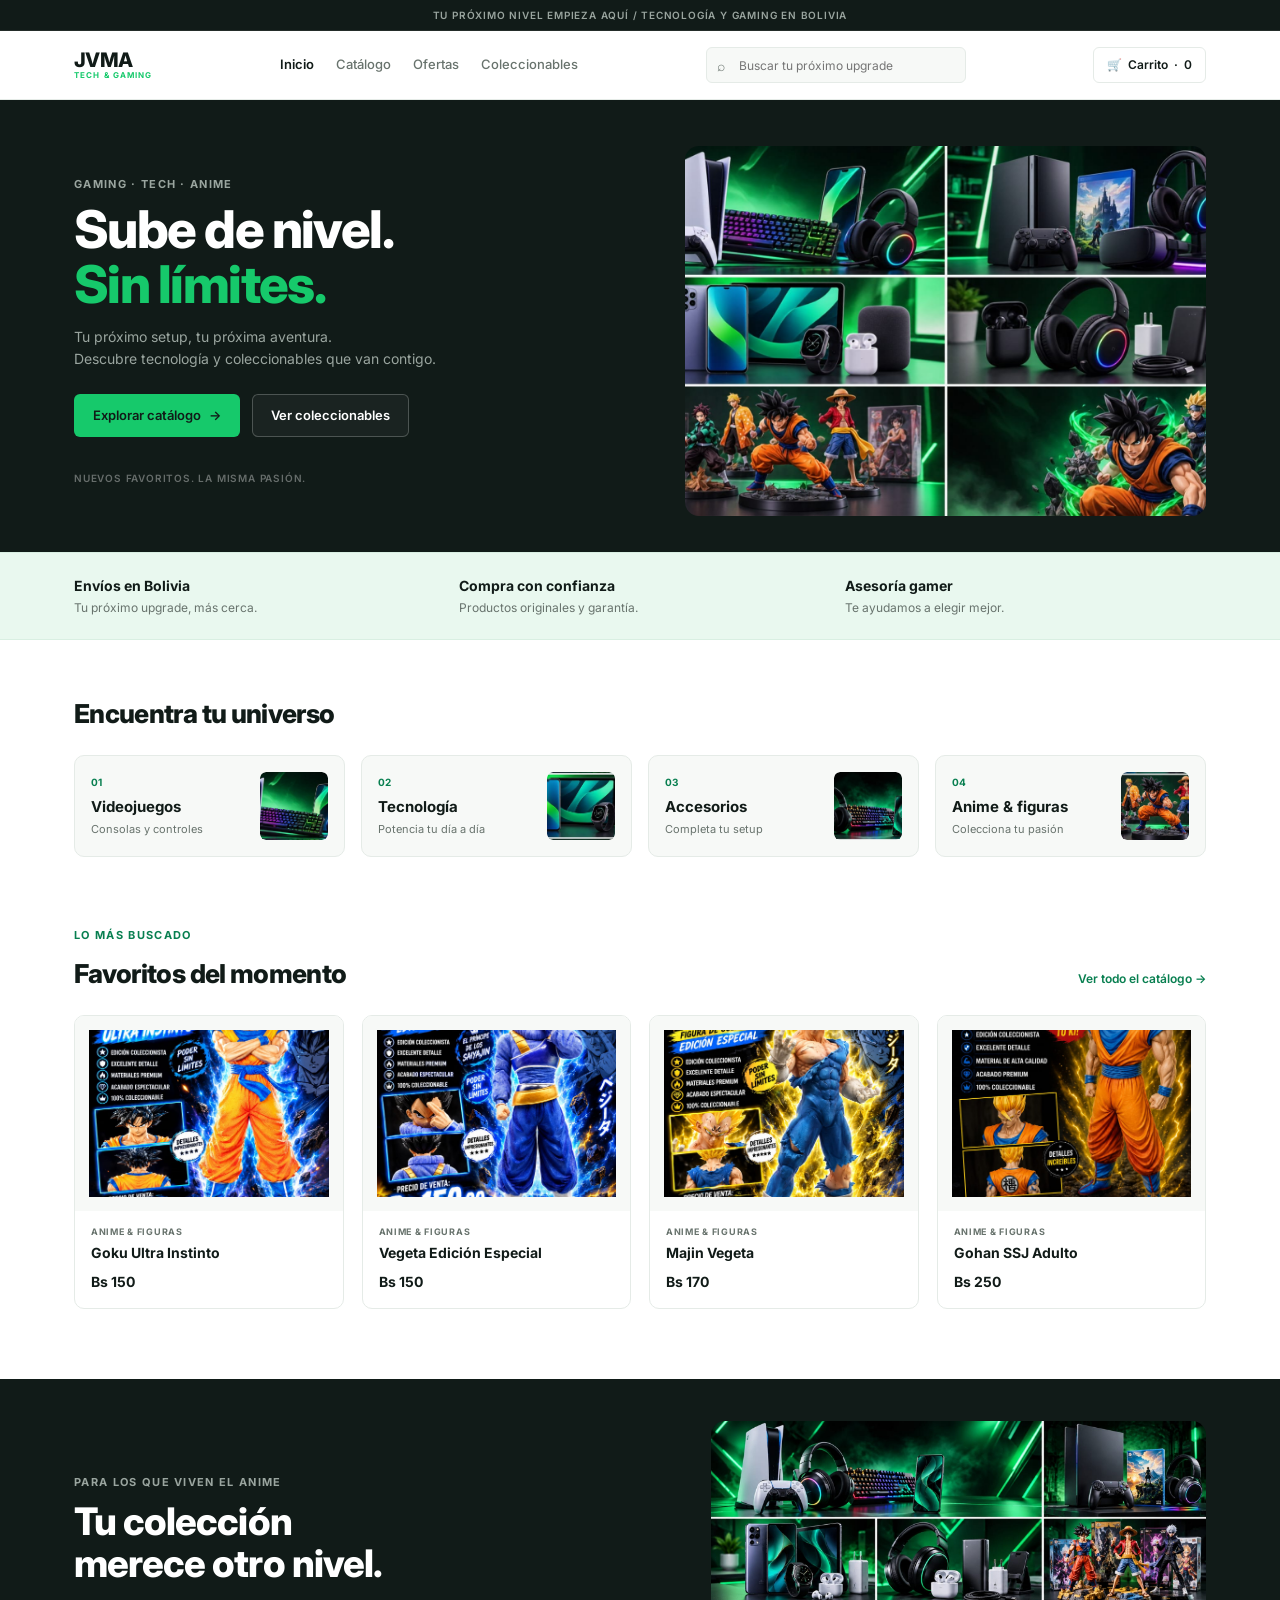
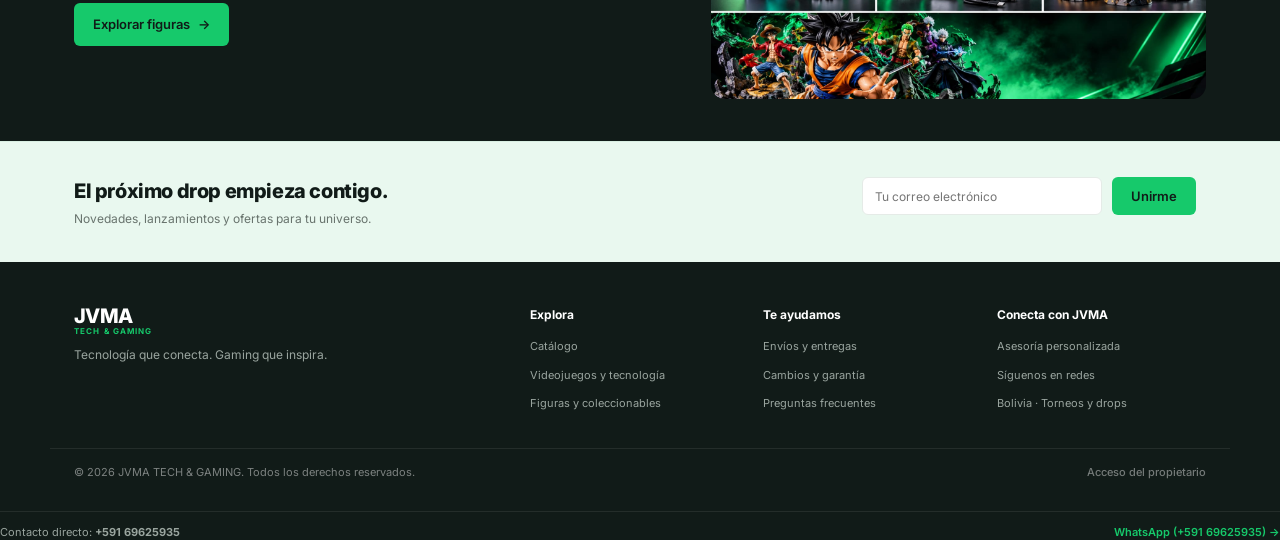
<file: index.html>
<!DOCTYPE html>
<html lang="es">
<head>
  <meta charset="UTF-8" />
  <meta name="viewport" content="width=device-width, initial-scale=1.0" />
  <title>JVMA TECH &amp; GAMING — Tecnología, Gaming y Coleccionables</title>
  <link rel="preconnect" href="https://fonts.googleapis.com" />
  <link rel="preconnect" href="https://fonts.gstatic.com" crossorigin />
  <link href="https://fonts.googleapis.com/css2?family=Inter:wght@400;500;600;700;800&display=swap" rel="stylesheet" />
  <link rel="stylesheet" href="./css/styles.css" />
</head>
<body data-page="inicio">
  <!-- Barra superior -->
  <div class="topbar" role="region" aria-label="Aviso de tienda">
    <div class="container topbar__inner">
      <p class="topbar__text">TU PRÓXIMO NIVEL EMPIEZA AQUÍ / TECNOLOGÍA Y GAMING EN BOLIVIA</p>
    </div>
  </div>

  <!-- Encabezado principal -->
  <header class="site-header" id="top">
    <div class="container header__inner">
      <a class="brand" href="./index.html" aria-label="JVMA TECH & GAMING Inicio">
        <span class="brand__title">JVMA</span>
        <span class="brand__sub">TECH &amp; GAMING</span>
      </a>

      <nav class="nav" aria-label="Navegación principal">
        <a class="nav__link is-active" href="./index.html">Inicio</a>
        <a class="nav__link" href="./pages/catalogo.html">Catálogo</a>
        <a class="nav__link" href="./pages/catalogo.html?oferta=1">Ofertas</a>
        <a class="nav__link" href="./pages/catalogo.html?categoria=anime-figuras">Coleccionables</a>
      </nav>

      <form class="search-box" id="home-search-form" action="./pages/catalogo.html" method="get" role="search">
        <span class="search-box__icon" aria-hidden="true">⌕</span>
        <label class="sr-only" for="home-search-input">Buscar productos</label>
        <input
          class="search-box__input"
          id="home-search-input"
          name="q"
          type="search"
          placeholder="Buscar tu próximo upgrade"
          autocomplete="off"
        />
      </form>

      <a class="cart-pill" id="header-cart-link" href="./pages/carrito.html" aria-label="Ver carrito de compras">
        <span class="cart-pill__icon" aria-hidden="true">🛒</span>
        <span class="cart-pill__text">Carrito</span>
        <span class="cart-pill__sep" aria-hidden="true">·</span>
        <span class="cart-pill__count" id="header-cart-count">2</span>
      </a>
    </div>
  </header>

  <main>
    <!-- Hero principal -->
    <section class="hero" aria-labelledby="hero-heading">
      <div class="container hero__grid">
        <div class="hero__content">
          <p class="eyebrow eyebrow--muted">GAMING · TECH · ANIME</p>
          <h1 class="hero__title" id="hero-heading">
            Sube de nivel.<br />
            <span class="text-accent">Sin límites.</span>
          </h1>
          <p class="hero__subtitle">
            Tu próximo setup, tu próxima aventura.<br />
            Descubre tecnología y coleccionables que van contigo.
          </p>
          <div class="hero__actions">
            <a class="btn btn--primary" href="./pages/catalogo.html">
              Explorar catálogo <span aria-hidden="true">-&gt;</span>
            </a>
            <a class="btn btn--ghost-dark" href="./pages/catalogo.html?categoria=anime-figuras">
              Ver coleccionables
            </a>
          </div>
          <p class="hero__footnote">NUEVOS FAVORITOS. LA MISMA PASIÓN.</p>
        </div>

        <div class="hero__visual">
          <img class="home-image home-image--hero" src="./assets/img/hero-setup.jpeg" alt="Setup gaming de JVMA Tech & Gaming">
        </div>
      </div>
    </section>

    <!-- Beneficios clave -->
    <section class="benefits" aria-label="Beneficios de compra">
      <div class="container benefits__grid">
        <article class="benefit-item">
          <h2 class="benefit-item__title">Envíos en Bolivia</h2>
          <p class="benefit-item__desc">Tu próximo upgrade, más cerca.</p>
        </article>
        <article class="benefit-item">
          <h2 class="benefit-item__title">Compra con confianza</h2>
          <p class="benefit-item__desc">Productos originales y garantía.</p>
        </article>
        <article class="benefit-item">
          <h2 class="benefit-item__title">Asesoría gamer</h2>
          <p class="benefit-item__desc">Te ayudamos a elegir mejor.</p>
        </article>
      </div>
    </section>

    <!-- Categorías: Encuentra tu universo -->
    <section class="section" id="categorias" aria-labelledby="categories-heading">
      <div class="container">
        <div class="section__head">
          <h2 class="section__title" id="categories-heading">Encuentra tu universo</h2>
        </div>

        <div class="categories-grid" id="home-categories-grid">
          <a class="category-card" href="./pages/catalogo.html?categoria=videojuegos">
            <div class="category-card__info">
              <span class="category-card__num">01</span>
              <h3 class="category-card__name">Videojuegos</h3>
              <p class="category-card__desc">Consolas y controles</p>
            </div>
            <div class="category-card__thumb" aria-hidden="true"><img src="./assets/img/cat-videojuegos.jpeg" alt="" loading="lazy"></div>
          </a>

          <a class="category-card" href="./pages/catalogo.html?categoria=tecnologia">
            <div class="category-card__info">
              <span class="category-card__num">02</span>
              <h3 class="category-card__name">Tecnología</h3>
              <p class="category-card__desc">Potencia tu día a día</p>
            </div>
            <div class="category-card__thumb" aria-hidden="true"><img src="./assets/img/cat-tecnologia.jpeg" alt="" loading="lazy"></div>
          </a>

          <a class="category-card" href="./pages/catalogo.html?categoria=accesorios">
            <div class="category-card__info">
              <span class="category-card__num">03</span>
              <h3 class="category-card__name">Accesorios</h3>
              <p class="category-card__desc">Completa tu setup</p>
            </div>
            <div class="category-card__thumb" aria-hidden="true"><img src="./assets/img/cat-accesorios.jpeg" alt="" loading="lazy"></div>
          </a>

          <a class="category-card" href="./pages/catalogo.html?categoria=anime-figuras">
            <div class="category-card__info">
              <span class="category-card__num">04</span>
              <h3 class="category-card__name">Anime &amp; figuras</h3>
              <p class="category-card__desc">Colecciona tu pasión</p>
            </div>
            <div class="category-card__thumb" aria-hidden="true"><img src="./assets/img/cat-anime.jpeg" alt="" loading="lazy"></div>
          </a>
        </div>
      </div>
    </section>

    <!-- Productos destacados: Favoritos del momento -->
    <section class="section section--compact-top" id="destacados" aria-labelledby="featured-heading">
      <div class="container">
        <p class="eyebrow eyebrow--green">LO MÁS BUSCADO</p>
        <div class="section__head section__head--row">
          <h2 class="section__title" id="featured-heading">Favoritos del momento</h2>
          <a class="link-arrow" href="./pages/catalogo.html">
            Ver todo el catálogo <span aria-hidden="true">-&gt;</span>
          </a>
        </div>

        <div class="products-grid" id="featured-products-grid">
          <!-- Renderizado dinámico desde js/main.js con fallback visual -->
        </div>
      </div>
    </section>

    <!-- Colección / Ofertas: Tu colección merece otro nivel -->
    <section class="collection-banner" id="ofertas" aria-labelledby="collection-heading">
      <div class="container collection-banner__grid">
        <div class="collection-banner__content">
          <p class="eyebrow eyebrow--muted">PARA LOS QUE VIVEN EL ANIME</p>
          <h2 class="collection-banner__title" id="collection-heading">
            Tu colección<br />
            merece otro nivel.
          </h2>
          <div class="collection-banner__actions">
            <a class="btn btn--primary" href="./pages/catalogo.html?categoria=anime-figuras&amp;oferta=1">
              Explorar figuras <span aria-hidden="true">-&gt;</span>
            </a>
          </div>
        </div>

        <div class="collection-banner__visual">
          <img class="home-image home-image--banner" src="./assets/img/banner-coleccion.jpeg" alt="Colección de figuras anime" loading="lazy">
        </div>
      </div>
    </section>

    <!-- Suscripción / Drops -->
    <section class="newsletter" id="suscripcion" aria-labelledby="newsletter-heading">
      <div class="container newsletter__grid">
        <div class="newsletter__copy">
          <h2 class="newsletter__title" id="newsletter-heading">El próximo drop empieza contigo.</h2>
          <p class="newsletter__desc">Novedades, lanzamientos y ofertas para tu universo.</p>
        </div>

        <form class="newsletter__form" id="newsletter-form" novalidate>
          <label class="sr-only" for="newsletter-email">Tu correo electrónico</label>
          <input
            class="newsletter__input"
            id="newsletter-email"
            name="email"
            type="email"
            placeholder="Tu correo electrónico"
            required
          />
          <button class="btn btn--primary newsletter__btn" type="submit">Unirme</button>
          <p class="newsletter__feedback" id="newsletter-feedback" role="status" aria-live="polite"></p>
        </form>
      </div>
    </section>
  </main>

  <!-- Footer -->
  <footer class="site-footer">
    <div class="container footer__top">
      <div class="footer__brand">
        <a class="brand brand--light" href="./index.html">
          <span class="brand__title">JVMA</span>
          <span class="brand__sub">TECH &amp; GAMING</span>
        </a>
        <p class="footer__tagline">Tecnología que conecta. Gaming que inspira.</p>
      </div>

      <div class="footer__cols">
        <div class="footer__col">
          <h3 class="footer__heading">Explora</h3>
          <ul class="footer__list">
            <li><a href="./pages/catalogo.html">Catálogo</a></li>
            <li><a href="./pages/catalogo.html?categoria=videojuegos">Videojuegos y tecnología</a></li>
            <li><a href="./pages/catalogo.html?categoria=anime-figuras">Figuras y coleccionables</a></li>
          </ul>
        </div>

        <div class="footer__col">
          <h3 class="footer__heading">Te ayudamos</h3>
          <ul class="footer__list">
            <li><a href="./pages/catalogo.html?seccion=envios">Envíos y entregas</a></li>
            <li><a href="./pages/catalogo.html?seccion=garantia">Cambios y garantía</a></li>
            <li><a href="./pages/catalogo.html?seccion=faq">Preguntas frecuentes</a></li>
          </ul>
        </div>

        <div class="footer__col">
          <h3 class="footer__heading">Conecta con JVMA</h3>
          <ul class="footer__list">
            <li><a href="./pages/catalogo.html?seccion=asesoria">Asesoría personalizada</a></li>
            <li><a href="./pages/catalogo.html?seccion=redes">Síguenos en redes</a></li>
            <li><a href="./pages/catalogo.html?seccion=torneos">Bolivia · Torneos y drops</a></li>
          </ul>
        </div>
      </div>
    </div>

    <div class="container footer__bottom">
      <p class="footer__copy">© 2026 JVMA TECH &amp; GAMING. Todos los derechos reservados.</p>
      <a class="owner-access-link" id="owner-access-trigger" href="./pages/admin.html?login=1">Acceso del propietario</a>
    </div>
  </footer>

  <!-- Modal de demostración académica: Acceso del propietario -->
  <div class="owner-modal" id="owner-login-modal" role="dialog" aria-modal="true" aria-labelledby="owner-modal-title" hidden>
    <div class="owner-modal__card">
      <button class="owner-modal__close" id="owner-modal-close" type="button" aria-label="Cerrar ventana">✕</button>
      <p class="eyebrow eyebrow--green">DEMOSTRACIÓN ACADÉMICA · ÁREA PRIVADA</p>
      <h2 class="owner-modal__title" id="owner-modal-title">Acceso del propietario</h2>
      <p class="owner-modal__note">Simulación en navegador con localStorage (no es seguridad real en producción).</p>

      <form class="owner-modal__form" id="owner-login-form" novalidate>
        <div class="owner-modal__field">
          <label class="owner-modal__label" for="owner-username">Usuario</label>
          <input class="owner-modal__input" id="owner-username" name="username" type="text" autocomplete="username" required />
        </div>

        <div class="owner-modal__field">
          <label class="owner-modal__label" for="owner-password">Contraseña</label>
          <input class="owner-modal__input" id="owner-password" name="password" type="password" autocomplete="current-password" required />
        </div>

        <p class="owner-modal__error" id="owner-login-error" role="alert" aria-live="polite"></p>

        <div class="owner-modal__actions">
          <button class="btn btn--primary" type="submit">Ingresar al panel</button>
          <a class="owner-modal__direct" href="./pages/admin.html?login=1">Ir directo a admin.html</a>
        </div>
      </form>
    </div>
  </div>

  <script src="./js/main.js"></script>
</body>
</html>
</file>
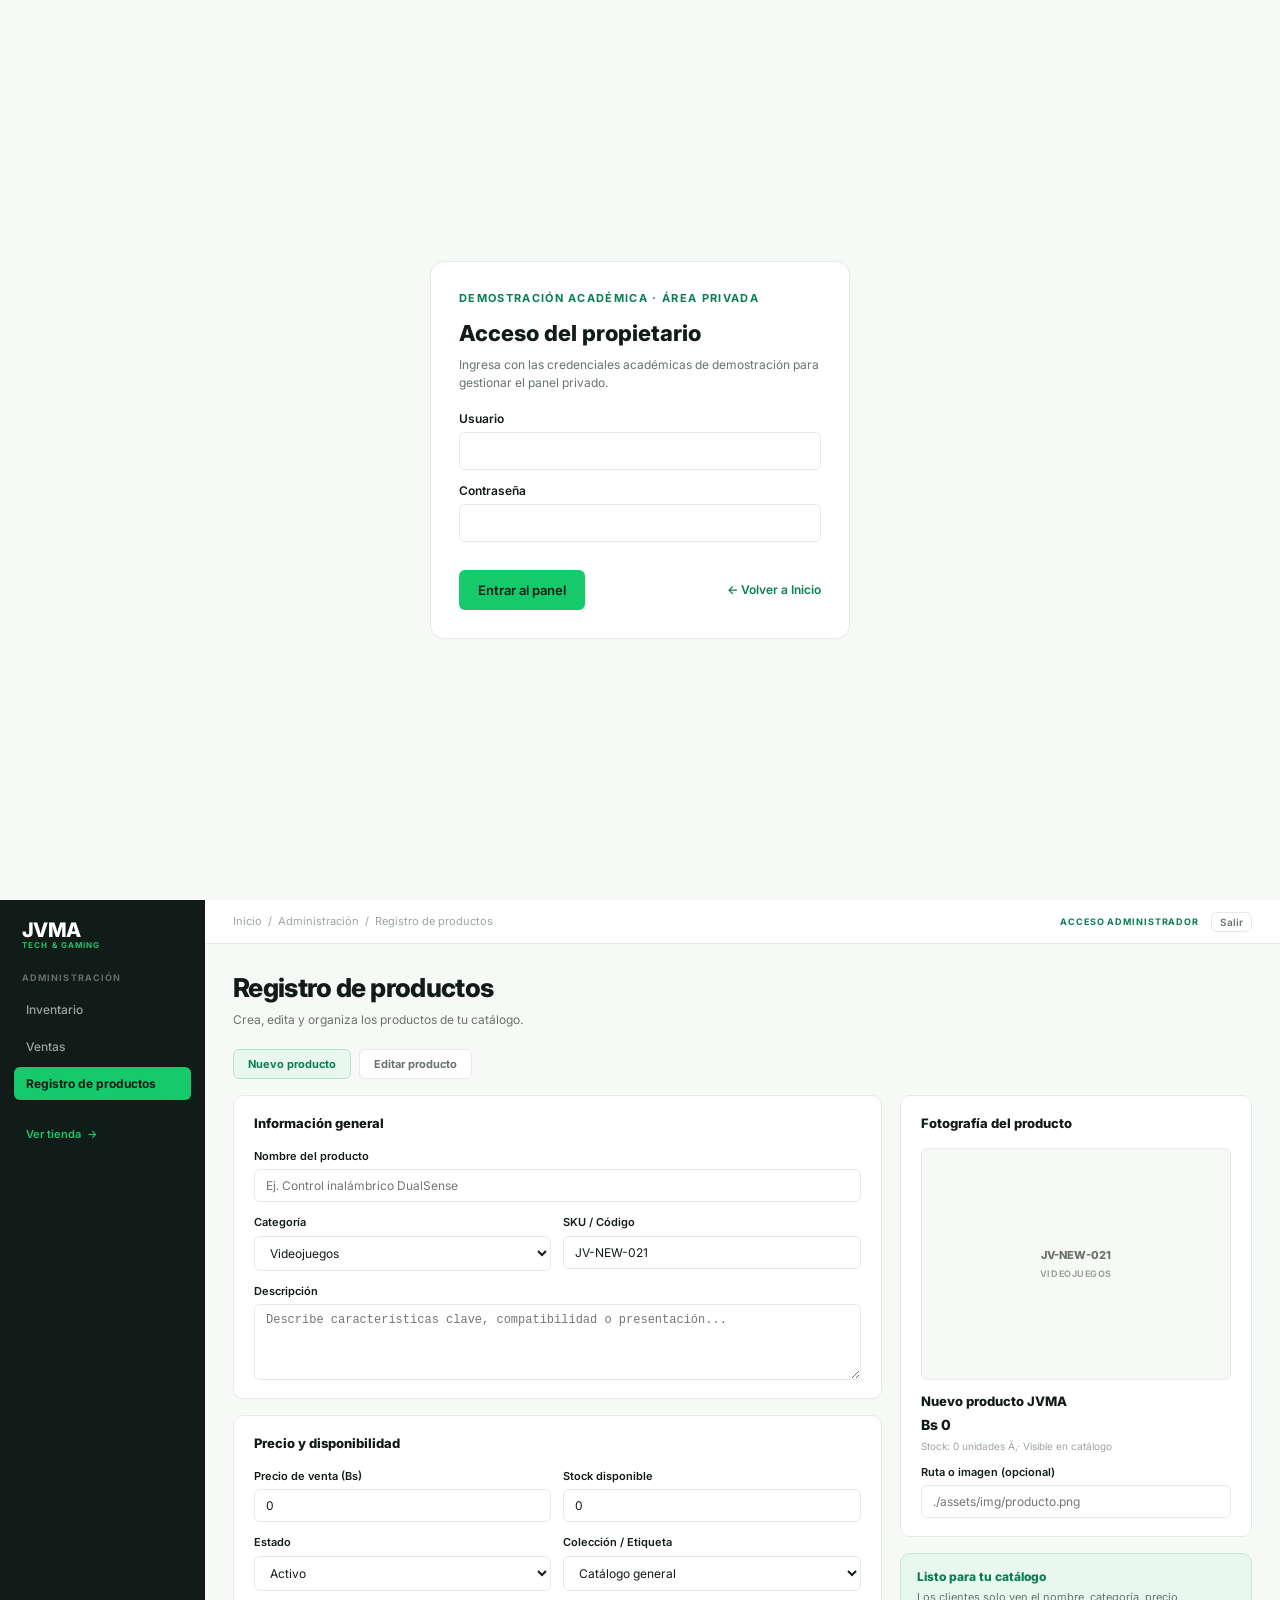
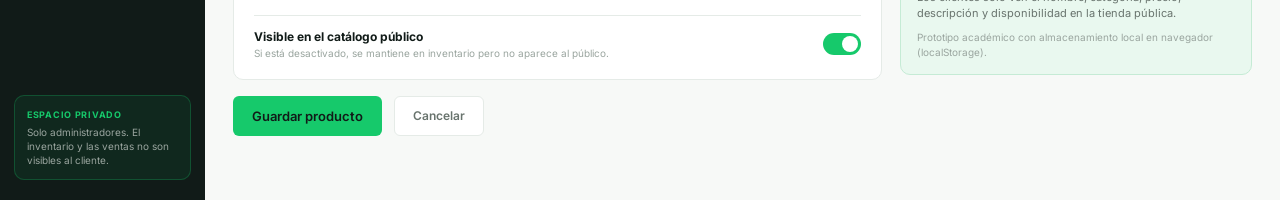
<file: pages/admin.html>
<!DOCTYPE html>
<html lang="es">
<head>
  <meta charset="UTF-8" />
  <meta name="viewport" content="width=device-width, initial-scale=1.0" />
  <title>Panel privado — JVMA TECH &amp; GAMING</title>
  <link rel="preconnect" href="https://fonts.googleapis.com" />
  <link rel="preconnect" href="https://fonts.gstatic.com" crossorigin />
  <link href="https://fonts.googleapis.com/css2?family=Inter:wght@400;500;600;700;800&display=swap" rel="stylesheet" />
  <link rel="stylesheet" href="../css/styles.css" />
</head>
<body data-page="admin" data-admin-section="registro">
  <section class="admin-gate" id="admin-auth-gate" aria-labelledby="admin-gate-title" hidden>
    <div class="admin-gate__card">
      <p class="eyebrow eyebrow--green">DEMOSTRACIÓN ACADÉMICA · ÁREA PRIVADA</p>
      <h1 class="admin-gate__title" id="admin-gate-title">Acceso del propietario</h1>
      <p class="admin-gate__desc">Ingresa con las credenciales académicas de demostración para gestionar el panel privado.</p>
      <form class="owner-modal__form" id="admin-gate-form" novalidate>
        <div class="owner-modal__field">
          <label class="owner-modal__label" for="admin-gate-user">Usuario</label>
          <input class="owner-modal__input" id="admin-gate-user" type="text" autocomplete="username" required />
        </div>
        <div class="owner-modal__field">
          <label class="owner-modal__label" for="admin-gate-pass">Contraseña</label>
          <input class="owner-modal__input" id="admin-gate-pass" type="password" autocomplete="current-password" required />
        </div>
        <p class="owner-modal__error" id="admin-gate-error" role="alert" aria-live="polite"></p>
        <div class="owner-modal__actions">
          <button class="btn btn--primary" type="submit">Entrar al panel</button>
          <a class="owner-modal__direct" href="../index.html">&lt;- Volver a Inicio</a>
        </div>
      </form>
    </div>
  </section>

  <div class="admin-shell" id="admin-shell">
    <aside class="admin-sidebar" aria-label="Navegación privada">
      <div>
        <a class="brand brand--light admin-brand" href="../index.html">
          <span class="brand__title">JVMA</span>
          <span class="brand__sub">TECH &amp; GAMING</span>
        </a>
        <p class="admin-sidebar__label">ADMINISTRACIÓN</p>

        <nav class="admin-nav" aria-label="Secciones administrativas">
          <button class="admin-nav__item" type="button" data-admin-tab="inventario">Inventario</button>
          <button class="admin-nav__item" type="button" data-admin-tab="ventas">Ventas</button>
          <button class="admin-nav__item is-active" type="button" data-admin-tab="registro">Registro de productos</button>
        </nav>

        <a class="admin-store-link" href="../index.html">Ver tienda <span aria-hidden="true">-&gt;</span></a>
      </div>

      <div class="admin-private-box">
        <span class="admin-private-box__title">ESPACIO PRIVADO</span>
        <p class="admin-private-box__text">Solo administradores. El inventario y las ventas no son visibles al cliente.</p>
      </div>
    </aside>

    <div class="admin-content-wrap">
      <header class="admin-topbar">
        <div class="admin-breadcrumb">
          <a href="../index.html">Inicio</a>
          <span aria-hidden="true">/</span>
          <span>Administración</span>
          <span aria-hidden="true">/</span>
          <span id="admin-current-crumb">Registro de productos</span>
        </div>
        <div class="admin-topbar__right">
          <span class="admin-badge-role">ACCESO ADMINISTRADOR</span>
          <button class="admin-logout-btn" id="admin-logout-btn" type="button">Salir</button>
        </div>
      </header>

      <main class="admin-main">
        <!-- SECCIÓN 1: INVENTARIO (PLANTILLA 5) -->
        <section id="admin-view-inventario" hidden aria-labelledby="inv-heading">
          <div class="admin-page-head">
            <div>
              <h1 class="admin-page-title" id="inv-heading">Inventario</h1>
              <p class="admin-page-subtitle">Organiza tus productos y mantén el stock bajo control.</p>
            </div>
            <button class="btn btn--primary" id="inv-new-product-btn" type="button">+ Nuevo producto</button>
          </div>

          <div class="inv-kpi-grid" aria-label="Indicadores de inventario">
            <article class="inv-kpi-card">
              <span class="inv-kpi-card__label">Total de productos registrados</span>
              <strong class="inv-kpi-card__value" id="kpi-total-products">0</strong>
              <span class="inv-kpi-card__meta">En el almacenamiento</span>
            </article>
            <article class="inv-kpi-card">
              <span class="inv-kpi-card__label">Productos disponibles</span>
              <strong class="inv-kpi-card__value" id="kpi-available-products">0</strong>
              <span class="inv-kpi-card__meta" id="kpi-available-units">0 unidades en stock</span>
            </article>
            <article class="inv-kpi-card inv-kpi-card--accent">
              <span class="inv-kpi-card__label">Productos con pocas existencias</span>
              <strong class="inv-kpi-card__value" id="kpi-low-stock">0</strong>
              <span class="inv-kpi-card__meta">Stock entre 1 y 5 unidades</span>
            </article>
            <article class="inv-kpi-card">
              <span class="inv-kpi-card__label">Productos agotados</span>
              <strong class="inv-kpi-card__value" id="kpi-out-of-stock">0</strong>
              <span class="inv-kpi-card__meta">Stock igual a 0</span>
            </article>
          </div>

          <div class="inv-table-card">
            <div class="inv-toolbar">
              <div class="inv-search-wrap">
                <label class="sr-only" for="inv-search-input">Buscar por nombre o SKU</label>
                <input class="inv-search-input" id="inv-search-input" type="search" placeholder="Buscar por nombre o SKU" autocomplete="off" />
              </div>
              <label class="sr-only" for="inv-category-filter">Filtrar por categoría</label>
              <select class="inv-select" id="inv-category-filter">
                <option value="todas">Todas las categorías</option>
                <option value="videojuegos">Videojuegos</option>
                <option value="tecnologia">Tecnología</option>
                <option value="accesorios">Accesorios</option>
                <option value="anime-figuras">Anime &amp; figuras</option>
              </select>
              <label class="sr-only" for="inv-stock-filter">Filtrar por disponibilidad</label>
              <select class="inv-select" id="inv-stock-filter">
                <option value="todos">Stock: todos</option>
                <option value="disponible">Disponibles</option>
                <option value="bajo">Pocas existencias (1-5)</option>
                <option value="agotado">Agotados (0)</option>
              </select>
            </div>

            <div class="inv-table-responsive">
              <table class="inv-table" aria-label="Listado de productos en inventario">
                <thead>
                  <tr>
                    <th>PRODUCTO</th>
                    <th>CATEGORÍA</th>
                    <th>PRECIO</th>
                    <th>STOCK</th>
                    <th>DISPONIBILIDAD / ESTADO</th>
                    <th>ACCIÓN</th>
                  </tr>
                </thead>
                <tbody id="inv-products-tbody"></tbody>
              </table>
            </div>

            <div class="inv-table-footer">
              <span id="inv-table-count">0 productos registrados</span>
              <span>Alerta de stock: se destacan los productos con 5 unidades o menos y agotados.</span>
            </div>
          </div>

          <div class="inv-edit-drawer" id="inv-edit-panel" hidden>
            <div class="inv-edit-drawer__head">
              <div>
                <p class="eyebrow eyebrow--green" style="margin-bottom:4px;">EDICIÓN DE PRODUCTO</p>
                <h2 class="inv-edit-drawer__title" id="inv-edit-title">Editar producto</h2>
              </div>
              <button class="inv-edit-drawer__close" id="inv-edit-cancel" type="button">Cancelar</button>
            </div>

            <form class="inv-edit-form" id="inv-edit-form">
              <input type="hidden" id="inv-edit-id" />
              <div class="inv-edit-field">
                <label class="inv-edit-label" for="inv-edit-name">Nombre</label>
                <input class="inv-edit-input" id="inv-edit-name" type="text" required />
              </div>
              <div class="inv-edit-field">
                <label class="inv-edit-label" for="inv-edit-price">Precio (Bs)</label>
                <input class="inv-edit-input" id="inv-edit-price" type="number" min="0" step="1" required />
              </div>
              <div class="inv-edit-field">
                <label class="inv-edit-label" for="inv-edit-stock">Stock (unidades)</label>
                <input class="inv-edit-input" id="inv-edit-stock" type="number" min="0" step="1" required />
              </div>
              <div class="inv-edit-field">
                <label class="inv-edit-label" for="inv-edit-published">Estado en tienda</label>
                <select class="inv-edit-input" id="inv-edit-published">
                  <option value="true">Publicado (visible en catálogo)</option>
                  <option value="false">Oculto / Borrador</option>
                </select>
              </div>
              <div class="inv-edit-field inv-edit-field--check">
                <label class="offer-check">
                  <input id="inv-edit-offer" type="checkbox" />
                  <span>Marcar en oferta</span>
                </label>
              </div>
              <div class="inv-edit-actions">
                <button class="btn btn--primary" type="submit">Guardar cambios</button>
              </div>
            </form>
          </div>
        </section>

        <!-- SECCIÓN 2: VENTAS PRIVADAS (PLANTILLA 6) -->
        <section id="admin-view-ventas" hidden aria-labelledby="sales-heading">
          <div class="admin-page-head">
            <div>
              <h1 class="admin-page-title" id="sales-heading">Ventas</h1>
              <p class="admin-page-subtitle">Cada movimiento de tu tienda, en un solo lugar.</p>
            </div>
            <a class="btn btn--primary" href="./carrito.html">Nueva compra demo -&gt;</a>
          </div>

          <div class="sales-kpi-grid" aria-label="Indicadores de ventas">
            <article class="sales-kpi-card sales-kpi-card--dark">
              <span class="sales-kpi-card__label">Ingresos acumulados</span>
              <strong class="sales-kpi-card__value sales-kpi-card__value--green" id="sales-kpi-income">Bs 0</strong>
              <span class="sales-kpi-card__meta" id="sales-kpi-income-sub">0 operaciones registradas</span>
            </article>

            <article class="sales-kpi-card">
              <span class="sales-kpi-card__label">Total de ventas registradas</span>
              <strong class="sales-kpi-card__value" id="sales-kpi-total-amount">Bs 0</strong>
              <span class="sales-kpi-card__meta">Compras de demostración en localStorage</span>
            </article>

            <article class="sales-kpi-card">
              <span class="sales-kpi-card__label">Cantidad de operaciones</span>
              <strong class="sales-kpi-card__value" id="sales-kpi-ops-count">0</strong>
              <span class="sales-kpi-card__meta" id="sales-kpi-units-count">0 unidades vendidas</span>
            </article>

            <article class="sales-kpi-card">
              <span class="sales-kpi-card__label">Ticket promedio</span>
              <strong class="sales-kpi-card__value" id="sales-kpi-avg">Bs 0</strong>
              <span class="sales-kpi-card__meta">Por operación registrada</span>
            </article>
          </div>

          <div class="inv-table-card">
            <div class="sales-toolbar">
              <div class="inv-search-wrap">
                <label class="sr-only" for="sales-search-input">Buscar por número de venta o producto</label>
                <input
                  class="inv-search-input"
                  id="sales-search-input"
                  type="search"
                  placeholder="Buscar por número de venta o producto"
                  autocomplete="off"
                />
              </div>

              <div class="sales-filter-pills" role="group" aria-label="Filtrar por estado de venta">
                <button class="sales-pill-btn is-active" type="button" data-sales-status="todas">Todas</button>
                <button class="sales-pill-btn" type="button" data-sales-status="Completada">Completada</button>
                <button class="sales-pill-btn" type="button" data-sales-status="Pendiente">Pendiente</button>
                <button class="sales-pill-btn" type="button" data-sales-status="Cancelada">Cancelada</button>
              </div>
            </div>

            <div class="inv-table-responsive">
              <table class="inv-table" aria-label="Historial de operaciones de venta">
                <thead>
                  <tr>
                    <th>VENTA</th>
                    <th>FECHA</th>
                    <th>PRODUCTOS (CANTIDADES)</th>
                    <th>IMPORTE</th>
                    <th>ESTADO</th>
                  </tr>
                </thead>
                <tbody id="sales-history-tbody"></tbody>
              </table>
            </div>

            <div class="inv-table-footer">
              <span id="sales-table-count">0 registros</span>
              <span>Registro académico local: las operaciones provienen exclusivamente del carrito de demostración.</span>
            </div>
          </div>
        </section>

        <!-- SECCIÓN 3: REGISTRO DE PRODUCTOS (PLANTILLA 7) -->
        <section id="admin-view-registro" aria-labelledby="reg-heading">
          <div class="admin-page-head">
            <div>
              <h1 class="admin-page-title" id="reg-heading">Registro de productos</h1>
              <p class="admin-page-subtitle">Crea, edita y organiza los productos de tu catálogo.</p>
            </div>
          </div>

          <div class="reg-mode-tabs" role="tablist" aria-label="Modo de registro de producto">
            <button class="reg-mode-tab is-active" id="reg-tab-nuevo" type="button" role="tab" aria-selected="true" data-reg-mode="nuevo">
              Nuevo producto
            </button>
            <button class="reg-mode-tab" id="reg-tab-editar" type="button" role="tab" aria-selected="false" data-reg-mode="editar">
              Editar producto
            </button>
          </div>

          <div class="reg-selector-bar" id="reg-edit-selector-wrap" hidden>
            <label class="reg-label" for="reg-existing-select">Seleccionar producto registrado para editar</label>
            <select class="reg-input" id="reg-existing-select"></select>
          </div>

          <form class="reg-layout" id="reg-product-form" novalidate>
            <input type="hidden" id="reg-editing-id" />

            <div class="reg-main-col">
              <div class="reg-card">
                <h2 class="reg-card__title">Información general</h2>

                <div class="reg-field">
                  <label class="reg-label" for="reg-name">Nombre del producto</label>
                  <input class="reg-input" id="reg-name" type="text" placeholder="Ej. Control inalámbrico DualSense" required />
                </div>

                <div class="reg-two-col">
                  <div class="reg-field">
                    <label class="reg-label" for="reg-category">Categoría</label>
                    <select class="reg-input" id="reg-category">
                      <option value="videojuegos">Videojuegos</option>
                      <option value="tecnologia">Tecnología</option>
                      <option value="accesorios">Accesorios</option>
                      <option value="anime-figuras">Anime &amp; figuras</option>
                    </select>
                  </div>

                  <div class="reg-field">
                    <label class="reg-label" for="reg-sku">SKU / Código</label>
                    <input class="reg-input" id="reg-sku" type="text" placeholder="JV-CTR-001" required />
                  </div>
                </div>

                <div class="reg-field">
                  <label class="reg-label" for="reg-description">Descripción</label>
                  <textarea
                    class="reg-textarea"
                    id="reg-description"
                    rows="3"
                    placeholder="Describe características clave, compatibilidad o presentación..."
                  ></textarea>
                </div>
              </div>

              <div class="reg-card">
                <h2 class="reg-card__title">Precio y disponibilidad</h2>

                <div class="reg-two-col">
                  <div class="reg-field">
                    <label class="reg-label" for="reg-price">Precio de venta (Bs)</label>
                    <input class="reg-input" id="reg-price" type="number" min="0" step="1" value="0" required />
                  </div>

                  <div class="reg-field">
                    <label class="reg-label" for="reg-stock">Stock disponible</label>
                    <input class="reg-input" id="reg-stock" type="number" min="0" step="1" value="0" required />
                  </div>
                </div>

                <div class="reg-two-col">
                  <div class="reg-field">
                    <label class="reg-label" for="reg-status">Estado</label>
                    <select class="reg-input" id="reg-status">
                      <option value="Activo">Activo</option>
                      <option value="Borrador">Borrador</option>
                    </select>
                  </div>

                  <div class="reg-field">
                    <label class="reg-label" for="reg-collection">Colección / Etiqueta</label>
                    <select class="reg-input" id="reg-collection">
                      <option value="general">Catálogo general</option>
                      <option value="featured">Destacado en inicio</option>
                      <option value="offer">En oferta</option>
                      <option value="both">Destacado + en oferta</option>
                    </select>
                  </div>
                </div>

                <div class="reg-switch-row">
                  <div>
                    <span class="reg-switch-row__title">Visible en el catálogo público</span>
                    <span class="reg-switch-row__sub">Si está desactivado, se mantiene en inventario pero no aparece al público.</span>
                  </div>
                  <label class="reg-switch">
                    <input id="reg-published" type="checkbox" checked />
                    <span class="reg-switch__slider" aria-hidden="true"></span>
                  </label>
                </div>
              </div>

              <div class="reg-actions-bar">
                <button class="btn btn--primary" id="reg-submit-btn" type="submit">Guardar cambios</button>
                <button class="reg-cancel-btn" id="reg-reset-btn" type="button">Cancelar</button>
                <span class="reg-feedback" id="reg-feedback" role="status" aria-live="polite"></span>
              </div>
            </div>

            <aside class="reg-side-col" aria-label="Vista previa del producto">
              <div class="reg-preview-card">
                <h2 class="reg-preview-card__heading">Fotografía del producto</h2>
                <div class="reg-preview-box" id="reg-preview-box">
                  <span class="reg-preview-box__code" id="reg-preview-code">JV-NEW-001</span>
                  <span class="reg-preview-box__sub" id="reg-preview-cat">VIDEOJUEGOS</span>
                </div>
                <strong class="reg-preview-title" id="reg-preview-title">Nuevo producto JVMA</strong>
                <strong class="reg-preview-price" id="reg-preview-price">Bs 0</strong>
                <p class="reg-preview-hint" id="reg-preview-stock">Stock: 0 unidades · Visible en catálogo</p>
                <div class="reg-field" style="margin-top:10px;">
                  <label class="reg-label" for="reg-image-path">Ruta o imagen (opcional)</label>
                  <input class="reg-input" id="reg-image-path" type="text" placeholder="./assets/img/producto.png" />
                </div>
              </div>

              <div class="reg-info-card">
                <strong class="reg-info-card__title">Listo para tu catálogo</strong>
                <p class="reg-info-card__text">
                  Los clientes solo ven el nombre, categoría, precio, descripción y disponibilidad en la tienda pública.
                </p>
                <span class="reg-info-card__note">
                  Prototipo académico con almacenamiento local en navegador (localStorage).
                </span>
              </div>
            </aside>
          </form>
        </section>
      </main>
    </div>
  </div>

  <script src="../js/main.js"></script>
</body>
</html>
</file>
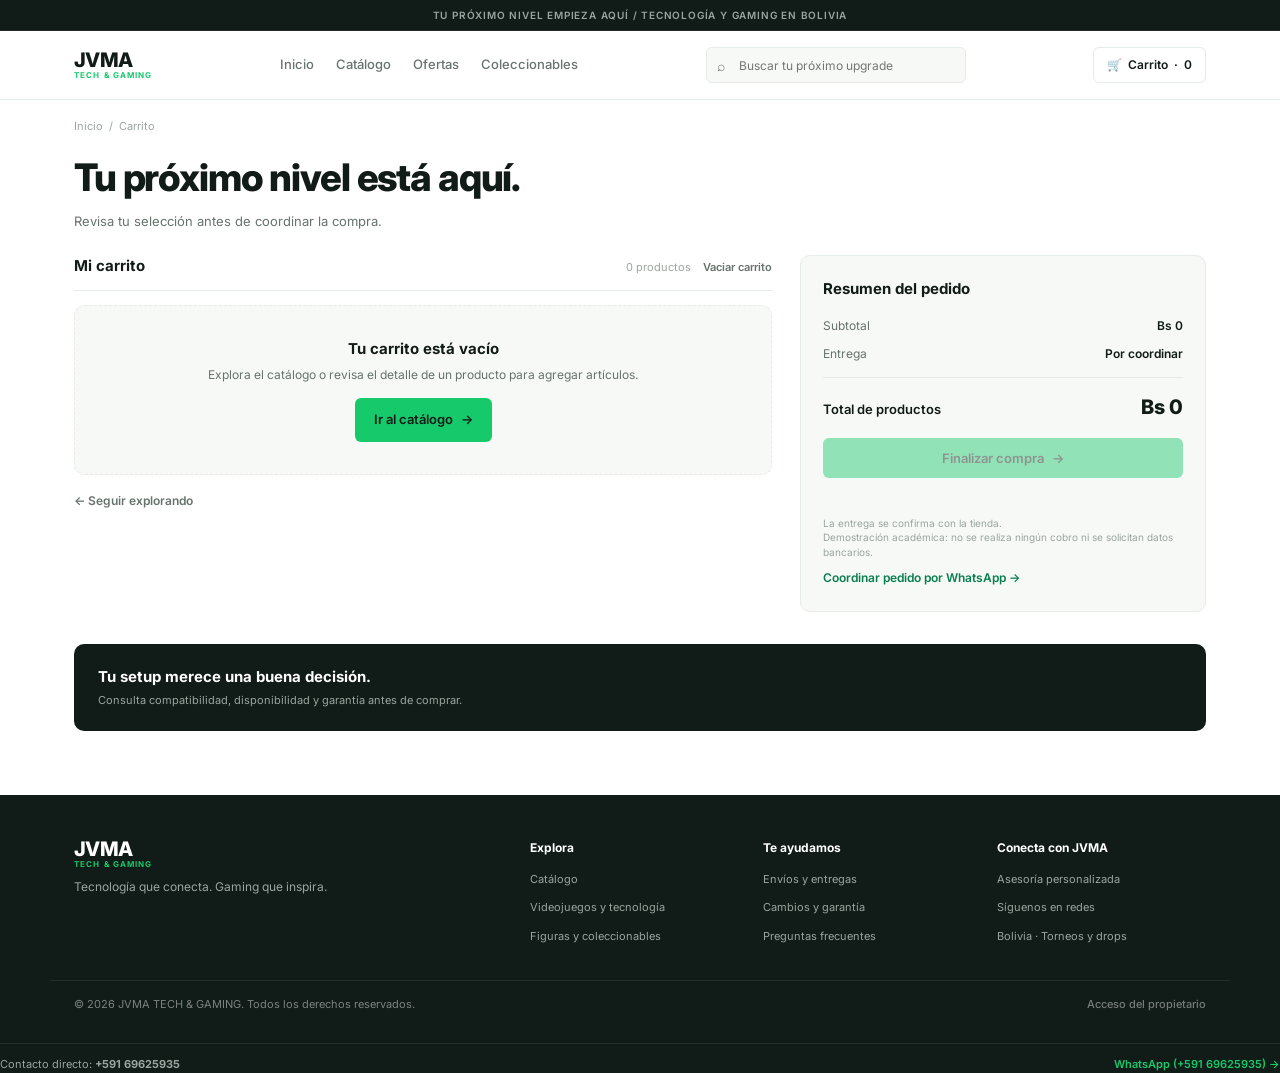
<file: pages/carrito.html>
<!DOCTYPE html>
<html lang="es">
<head>
  <meta charset="UTF-8" />
  <meta name="viewport" content="width=device-width, initial-scale=1.0" />
  <title>Carrito de compras — JVMA TECH &amp; GAMING</title>
  <link rel="preconnect" href="https://fonts.googleapis.com" />
  <link rel="preconnect" href="https://fonts.gstatic.com" crossorigin />
  <link href="https://fonts.googleapis.com/css2?family=Inter:wght@400;500;600;700;800&display=swap" rel="stylesheet" />
  <link rel="stylesheet" href="../css/styles.css" />
</head>
<body data-page="carrito">
  <!-- Barra superior -->
  <div class="topbar" role="region" aria-label="Aviso de tienda">
    <div class="container topbar__inner">
      <p class="topbar__text">TU PRÓXIMO NIVEL EMPIEZA AQUÍ / TECNOLOGÍA Y GAMING EN BOLIVIA</p>
    </div>
  </div>

  <!-- Encabezado principal -->
  <header class="site-header" id="top">
    <div class="container header__inner">
      <a class="brand" href="../index.html" aria-label="JVMA TECH & GAMING Inicio">
        <span class="brand__title">JVMA</span>
        <span class="brand__sub">TECH &amp; GAMING</span>
      </a>

      <nav class="nav" aria-label="Navegación principal">
        <a class="nav__link" href="../index.html">Inicio</a>
        <a class="nav__link" href="./catalogo.html">Catálogo</a>
        <a class="nav__link" href="./catalogo.html?oferta=1">Ofertas</a>
        <a class="nav__link" href="./catalogo.html?categoria=anime-figuras">Coleccionables</a>
      </nav>

      <form class="search-box" id="header-search-form" action="./catalogo.html" method="get" role="search">
        <span class="search-box__icon" aria-hidden="true">⌕</span>
        <label class="sr-only" for="header-search-input">Buscar productos</label>
        <input
          class="search-box__input"
          id="header-search-input"
          name="q"
          type="search"
          placeholder="Buscar tu próximo upgrade"
          autocomplete="off"
        />
      </form>

      <a class="cart-pill" id="header-cart-link" href="./carrito.html" aria-label="Ver carrito de compras">
        <span class="cart-pill__icon" aria-hidden="true">🛒</span>
        <span class="cart-pill__text">Carrito</span>
        <span class="cart-pill__sep" aria-hidden="true">·</span>
        <span class="cart-pill__count" id="header-cart-count">2</span>
      </a>
    </div>
  </header>

  <main class="cart-main">
    <div class="container">
      <!-- Migas de pan y cabecera -->
      <nav class="breadcrumb" aria-label="Ruta de navegación">
        <a href="../index.html">Inicio</a>
        <span aria-hidden="true">/</span>
        <span aria-current="page">Carrito</span>
      </nav>

      <section class="cart-hero" aria-labelledby="cart-heading">
        <h1 class="cart-hero__title" id="cart-heading">Tu próximo nivel está aquí.</h1>
        <p class="cart-hero__subtitle">Revisa tu selección antes de coordinar la compra.</p>
      </section>

      <!-- Confirmación de compra de demostración -->
      <div class="cart-sale-banner" id="cart-sale-confirmation" role="status" aria-live="polite" hidden></div>

      <!-- Layout principal del carrito -->
      <div class="cart-layout">
        <section class="cart-items-col" aria-label="Productos en el carrito">
          <div class="cart-items-header">
            <h2 class="cart-items-title">Mi carrito</h2>
            <div class="cart-items-actions">
              <span class="cart-items-count" id="cart-items-count">0 productos</span>
              <button class="cart-clear-btn" id="cart-clear-all-btn" type="button">Vaciar carrito</button>
            </div>
          </div>

          <div class="cart-list" id="cart-items-list">
            <!-- Renderizado dinámico desde js/main.js -->
          </div>

          <div class="cart-continue-row">
            <a class="cart-continue-link" href="./catalogo.html">&lt;- Seguir explorando</a>
          </div>
        </section>

        <aside class="cart-summary-col" aria-label="Resumen del pedido">
          <div class="cart-summary-card">
            <h2 class="cart-summary-title">Resumen del pedido</h2>

            <dl class="cart-summary-rows">
              <div class="cart-summary-row">
                <dt>Subtotal</dt>
                <dd id="cart-subtotal-value">Bs 0</dd>
              </div>
              <div class="cart-summary-row">
                <dt>Entrega</dt>
                <dd>Por coordinar</dd>
              </div>
            </dl>

            <div class="cart-summary-total">
              <span>Total de productos</span>
              <strong id="cart-total-value">Bs 0</strong>
            </div>

            <button class="btn btn--primary cart-checkout-btn" id="cart-checkout-btn" type="button">
              Finalizar compra <span aria-hidden="true">-&gt;</span>
            </button>

            <p class="cart-feedback" id="cart-feedback" role="alert" aria-live="polite"></p>

            <p class="cart-summary-note">
              La entrega se confirma con la tienda.<br />
              Demostración académica: no se realiza ningún cobro ni se solicitan datos bancarios.
            </p>
          </div>
        </aside>
      </div>

      <!-- Banner inferior de asesoría -->
      <section class="cart-advice-banner" aria-label="Asesoría de compra">
        <h2 class="cart-advice-banner__title">Tu setup merece una buena decisión.</h2>
        <p class="cart-advice-banner__desc">Consulta compatibilidad, disponibilidad y garantía antes de comprar.</p>
      </section>
    </div>
  </main>

  <!-- Footer -->
  <footer class="site-footer">
    <div class="container footer__top">
      <div class="footer__brand">
        <a class="brand brand--light" href="../index.html">
          <span class="brand__title">JVMA</span>
          <span class="brand__sub">TECH &amp; GAMING</span>
        </a>
        <p class="footer__tagline">Tecnología que conecta. Gaming que inspira.</p>
      </div>

      <div class="footer__cols">
        <div class="footer__col">
          <h3 class="footer__heading">Explora</h3>
          <ul class="footer__list">
            <li><a href="./catalogo.html">Catálogo</a></li>
            <li><a href="./catalogo.html?categoria=videojuegos">Videojuegos y tecnología</a></li>
            <li><a href="./catalogo.html?categoria=anime-figuras">Figuras y coleccionables</a></li>
          </ul>
        </div>

        <div class="footer__col">
          <h3 class="footer__heading">Te ayudamos</h3>
          <ul class="footer__list">
            <li><a href="./catalogo.html?seccion=envios">Envíos y entregas</a></li>
            <li><a href="./catalogo.html?seccion=garantia">Cambios y garantía</a></li>
            <li><a href="./catalogo.html?seccion=faq">Preguntas frecuentes</a></li>
          </ul>
        </div>

        <div class="footer__col">
          <h3 class="footer__heading">Conecta con JVMA</h3>
          <ul class="footer__list">
            <li><a href="./catalogo.html?seccion=asesoria">Asesoría personalizada</a></li>
            <li><a href="./catalogo.html?seccion=redes">Síguenos en redes</a></li>
            <li><a href="./catalogo.html?seccion=torneos">Bolivia · Torneos y drops</a></li>
          </ul>
        </div>
      </div>
    </div>

    <div class="container footer__bottom">
      <p class="footer__copy">© 2026 JVMA TECH &amp; GAMING. Todos los derechos reservados.</p>
      <a class="owner-access-link" id="owner-access-trigger" href="./admin.html?login=1">Acceso del propietario</a>
    </div>
  </footer>

  <!-- Modal de demostración académica: Acceso del propietario -->
  <div class="owner-modal" id="owner-login-modal" role="dialog" aria-modal="true" aria-labelledby="owner-modal-title" hidden>
    <div class="owner-modal__card">
      <button class="owner-modal__close" id="owner-modal-close" type="button" aria-label="Cerrar ventana">✕</button>
      <p class="eyebrow eyebrow--green">DEMOSTRACIÓN ACADÉMICA · ÁREA PRIVADA</p>
      <h2 class="owner-modal__title" id="owner-modal-title">Acceso del propietario</h2>
      <p class="owner-modal__note">Simulación en navegador con localStorage (no es seguridad real en producción).</p>

      <form class="owner-modal__form" id="owner-login-form" novalidate>
        <div class="owner-modal__field">
          <label class="owner-modal__label" for="owner-username">Usuario</label>
          <input class="owner-modal__input" id="owner-username" name="username" type="text" autocomplete="username" required />
        </div>

        <div class="owner-modal__field">
          <label class="owner-modal__label" for="owner-password">Contraseña</label>
          <input class="owner-modal__input" id="owner-password" name="password" type="password" autocomplete="current-password" required />
        </div>

        <p class="owner-modal__error" id="owner-login-error" role="alert" aria-live="polite"></p>

        <div class="owner-modal__actions">
          <button class="btn btn--primary" type="submit">Ingresar al panel</button>
          <a class="owner-modal__direct" href="./admin.html?login=1">Ir directo a admin.html</a>
        </div>
      </form>
    </div>
  </div>

  <script src="../js/main.js"></script>
</body>
</html>
</file>
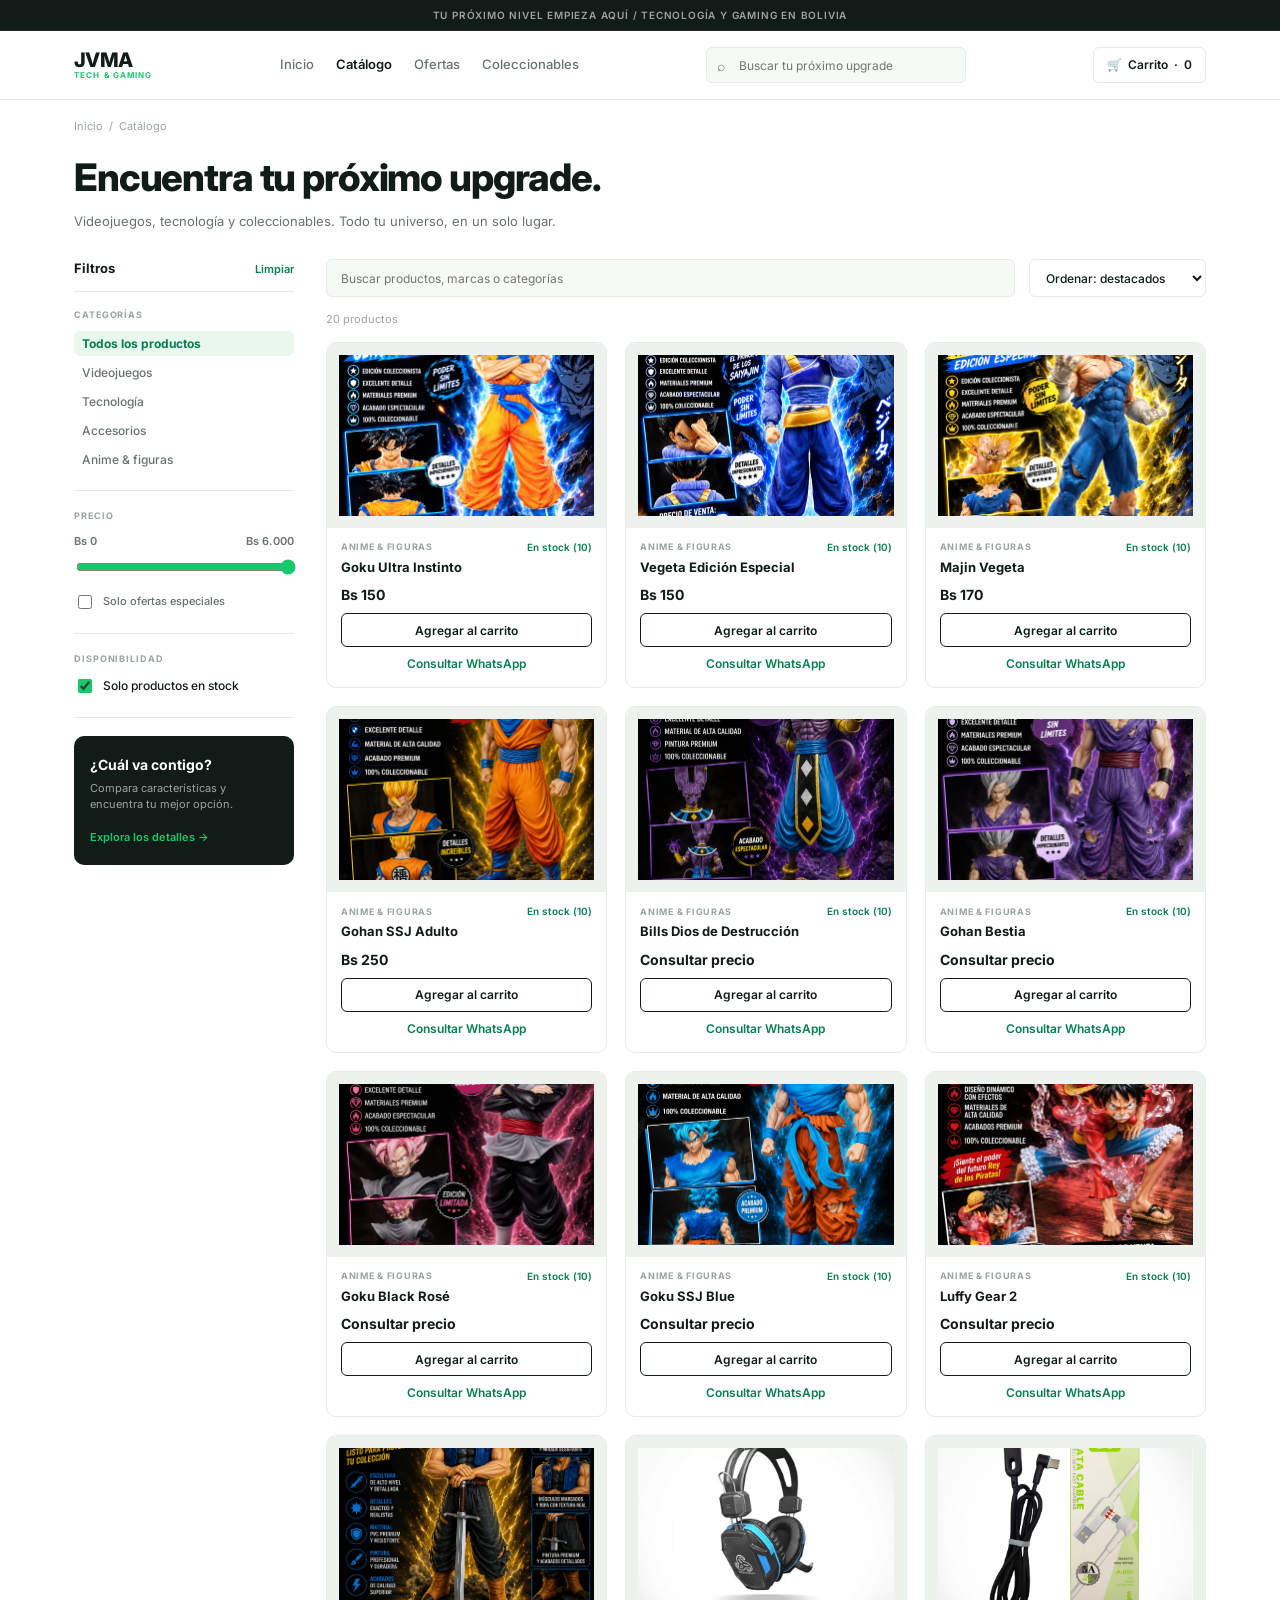
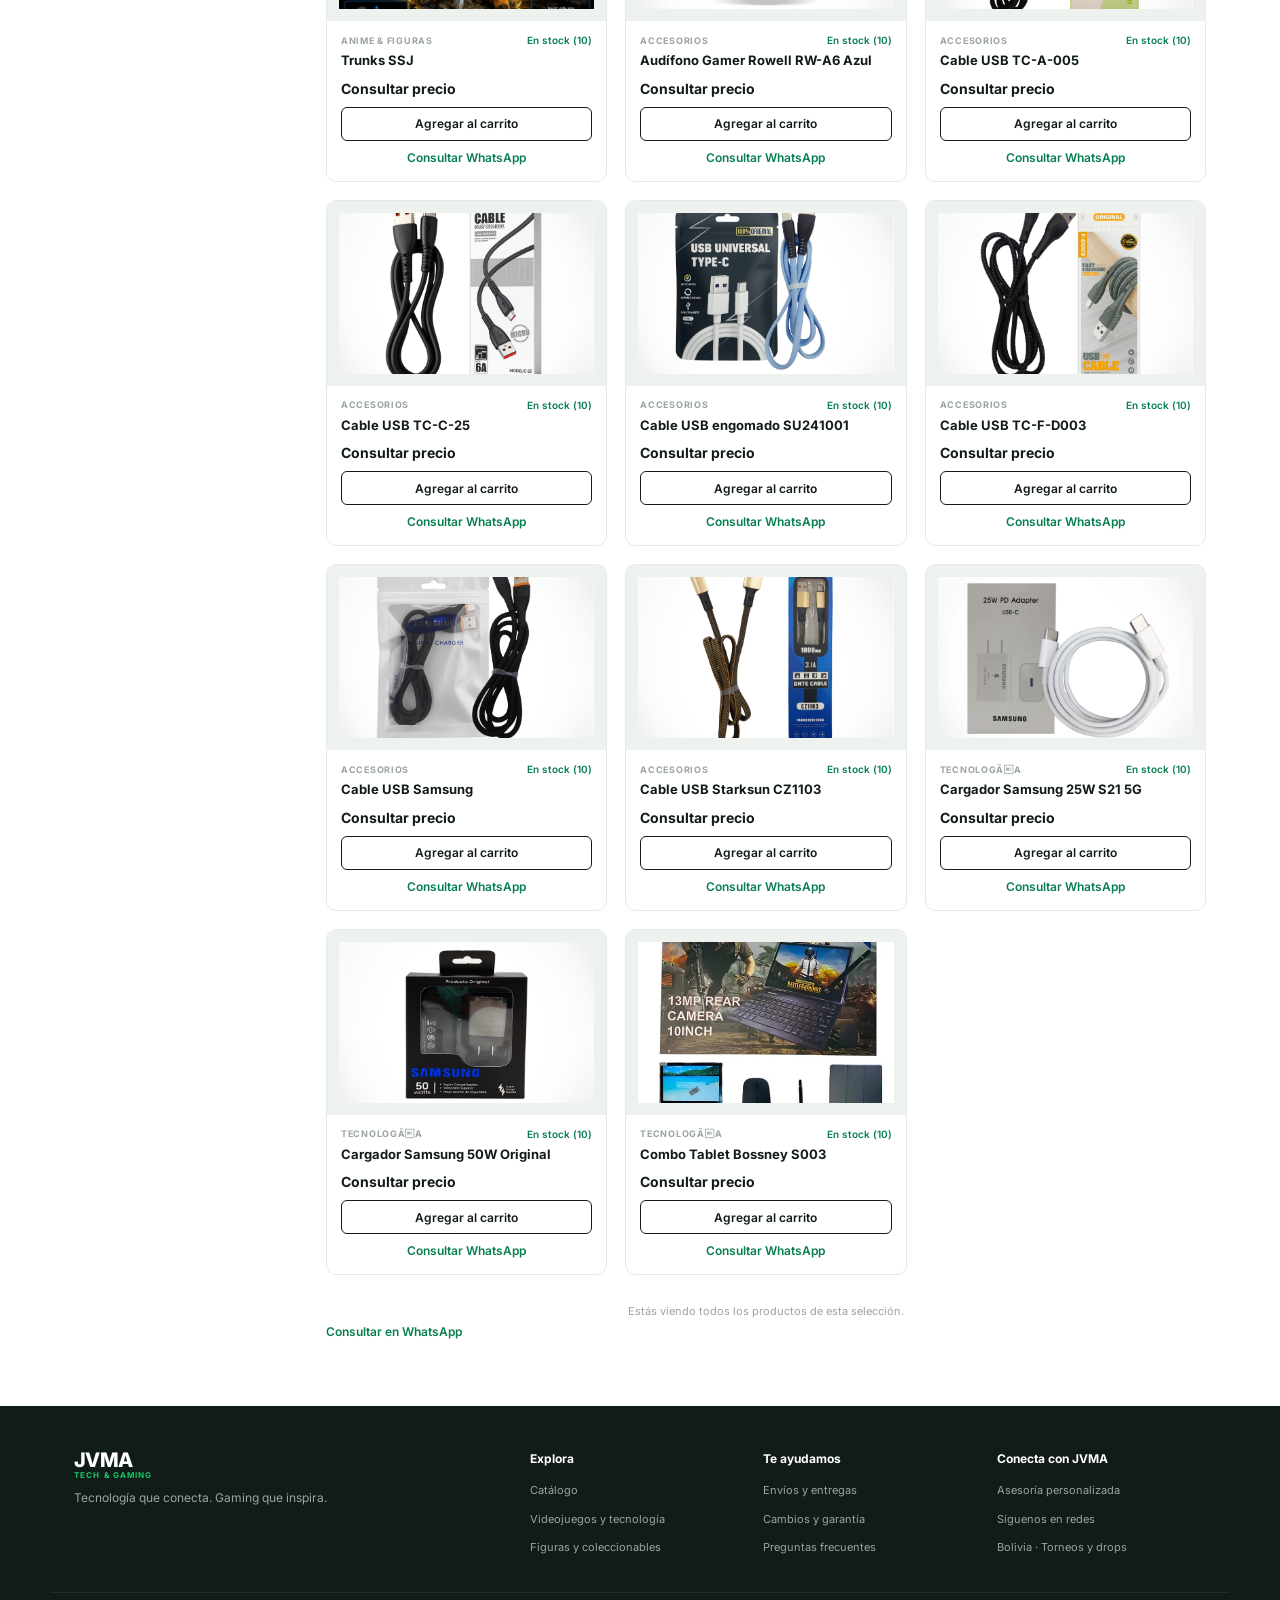
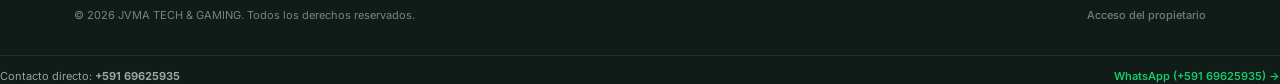
<file: pages/catalogo.html>
<!DOCTYPE html>
<html lang="es">
<head>
  <meta charset="UTF-8" />
  <meta name="viewport" content="width=device-width, initial-scale=1.0" />
  <title>Catálogo — JVMA TECH &amp; GAMING</title>
  <link rel="preconnect" href="https://fonts.googleapis.com" />
  <link rel="preconnect" href="https://fonts.gstatic.com" crossorigin />
  <link href="https://fonts.googleapis.com/css2?family=Inter:wght@400;500;600;700;800&display=swap" rel="stylesheet" />
  <link rel="stylesheet" href="../css/styles.css" />
</head>
<body data-page="catalogo">
  <!-- Barra superior -->
  <div class="topbar" role="region" aria-label="Aviso de tienda">
    <div class="container topbar__inner">
      <p class="topbar__text">TU PRÓXIMO NIVEL EMPIEZA AQUÍ / TECNOLOGÍA Y GAMING EN BOLIVIA</p>
    </div>
  </div>

  <!-- Encabezado principal -->
  <header class="site-header" id="top">
    <div class="container header__inner">
      <a class="brand" href="../index.html" aria-label="JVMA TECH & GAMING Inicio">
        <span class="brand__title">JVMA</span>
        <span class="brand__sub">TECH &amp; GAMING</span>
      </a>

      <nav class="nav" aria-label="Navegación principal">
        <a class="nav__link" href="../index.html">Inicio</a>
        <a class="nav__link is-active" href="./catalogo.html">Catálogo</a>
        <a class="nav__link" href="./catalogo.html?oferta=1">Ofertas</a>
        <a class="nav__link" href="./catalogo.html?categoria=anime-figuras">Coleccionables</a>
      </nav>

      <form class="search-box" id="header-search-form" action="./catalogo.html" method="get" role="search">
        <span class="search-box__icon" aria-hidden="true">⌕</span>
        <label class="sr-only" for="header-search-input">Buscar productos</label>
        <input
          class="search-box__input"
          id="header-search-input"
          name="q"
          type="search"
          placeholder="Buscar tu próximo upgrade"
          autocomplete="off"
        />
      </form>

      <a class="cart-pill" id="header-cart-link" href="./carrito.html" aria-label="Ver carrito de compras">
        <span class="cart-pill__icon" aria-hidden="true">🛒</span>
        <span class="cart-pill__text">Carrito</span>
        <span class="cart-pill__sep" aria-hidden="true">·</span>
        <span class="cart-pill__count" id="header-cart-count">2</span>
      </a>
    </div>
  </header>

  <main class="catalog-main">
    <div class="container">
      <!-- Migas de pan y encabezado -->
      <nav class="breadcrumb" aria-label="Ruta de navegación">
        <a href="../index.html">Inicio</a>
        <span aria-hidden="true">/</span>
        <span aria-current="page">Catálogo</span>
      </nav>

      <section class="catalog-hero" aria-labelledby="catalog-heading">
        <h1 class="catalog-hero__title" id="catalog-heading">Encuentra tu próximo upgrade.</h1>
        <p class="catalog-hero__subtitle">Videojuegos, tecnología y coleccionables. Todo tu universo, en un solo lugar.</p>
      </section>

      <!-- Layout lateral de filtros + grilla de productos -->
      <div class="catalog-layout">
        <aside class="catalog-sidebar" aria-label="Filtros del catálogo">
          <div class="filter-panel__top">
            <h2 class="filter-panel__title">Filtros</h2>
            <button class="filter-panel__clear" id="catalog-clear-filters" type="button">Limpiar</button>
          </div>

          <div class="filter-group">
            <h3 class="filter-group__label">CATEGORÍAS</h3>
            <ul class="filter-cat-list" id="catalog-category-list">
              <li>
                <button class="filter-cat-btn is-active" type="button" data-category="todos">Todos los productos</button>
              </li>
              <li>
                <button class="filter-cat-btn" type="button" data-category="videojuegos">Videojuegos</button>
              </li>
              <li>
                <button class="filter-cat-btn" type="button" data-category="tecnologia">Tecnología</button>
              </li>
              <li>
                <button class="filter-cat-btn" type="button" data-category="accesorios">Accesorios</button>
              </li>
              <li>
                <button class="filter-cat-btn" type="button" data-category="anime-figuras">Anime &amp; figuras</button>
              </li>
            </ul>
          </div>

          <div class="filter-group">
            <h3 class="filter-group__label">PRECIO</h3>
            <div class="price-bounds">
              <span>Bs 0</span>
              <span id="catalog-max-price-label">Bs 6.000</span>
            </div>
            <label class="sr-only" for="catalog-max-price-range">Precio máximo en bolivianos</label>
            <input
              class="price-range"
              id="catalog-max-price-range"
              type="range"
              min="100"
              max="6000"
              step="50"
              value="6000"
            />
            <label class="offer-check offer-check--compact">
              <input id="catalog-only-offers" type="checkbox" />
              <span>Solo ofertas especiales</span>
            </label>
          </div>

          <div class="filter-group">
            <h3 class="filter-group__label">DISPONIBILIDAD</h3>
            <label class="offer-check">
              <input id="catalog-only-stock" type="checkbox" checked />
              <span>Solo productos en stock</span>
            </label>
          </div>

          <div class="catalog-promo-card">
            <h3 class="catalog-promo-card__title">¿Cuál va contigo?</h3>
            <p class="catalog-promo-card__desc">Compara características y encuentra tu mejor opción.</p>
            <a class="catalog-promo-card__link" href="./producto.html?id=prod-dualsense-wireless">
              Explora los detalles <span aria-hidden="true">-&gt;</span>
            </a>
          </div>
        </aside>

        <section class="catalog-content" aria-label="Listado de productos">
          <div class="catalog-toolbar">
            <div class="catalog-search-wrap">
              <label class="sr-only" for="catalog-search-input">Buscar productos, marcas o categorías</label>
              <input
                class="catalog-search-input"
                id="catalog-search-input"
                type="search"
                placeholder="Buscar productos, marcas o categorías"
                autocomplete="off"
              />
            </div>

            <div class="catalog-sort-wrap">
              <label class="sr-only" for="catalog-sort-select">Ordenar productos</label>
              <select class="catalog-sort-select" id="catalog-sort-select">
                <option value="featured">Ordenar: destacados</option>
                <option value="price-asc">Precio: menor a mayor</option>
                <option value="price-desc">Precio: mayor a menor</option>
                <option value="name-asc">Nombre: A - Z</option>
              </select>
            </div>
          </div>

          <p class="catalog-count" id="catalog-results-count">0 productos</p>

          <div class="catalog-grid" id="catalog-products-grid">
            <!-- Renderizado dinámico desde js/main.js -->
          </div>

          <p class="catalog-footer-note" id="catalog-selection-note" hidden>
            Estás viendo todos los productos de esta selección.
          </p>
        </section>
      </div>
    </div>
  </main>

  <!-- Footer -->
  <footer class="site-footer">
    <div class="container footer__top">
      <div class="footer__brand">
        <a class="brand brand--light" href="../index.html">
          <span class="brand__title">JVMA</span>
          <span class="brand__sub">TECH &amp; GAMING</span>
        </a>
        <p class="footer__tagline">Tecnología que conecta. Gaming que inspira.</p>
      </div>

      <div class="footer__cols">
        <div class="footer__col">
          <h3 class="footer__heading">Explora</h3>
          <ul class="footer__list">
            <li><a href="./catalogo.html">Catálogo</a></li>
            <li><a href="./catalogo.html?categoria=videojuegos">Videojuegos y tecnología</a></li>
            <li><a href="./catalogo.html?categoria=anime-figuras">Figuras y coleccionables</a></li>
          </ul>
        </div>

        <div class="footer__col">
          <h3 class="footer__heading">Te ayudamos</h3>
          <ul class="footer__list">
            <li><a href="./catalogo.html?seccion=envios">Envíos y entregas</a></li>
            <li><a href="./catalogo.html?seccion=garantia">Cambios y garantía</a></li>
            <li><a href="./catalogo.html?seccion=faq">Preguntas frecuentes</a></li>
          </ul>
        </div>

        <div class="footer__col">
          <h3 class="footer__heading">Conecta con JVMA</h3>
          <ul class="footer__list">
            <li><a href="./catalogo.html?seccion=asesoria">Asesoría personalizada</a></li>
            <li><a href="./catalogo.html?seccion=redes">Síguenos en redes</a></li>
            <li><a href="./catalogo.html?seccion=torneos">Bolivia · Torneos y drops</a></li>
          </ul>
        </div>
      </div>
    </div>

    <div class="container footer__bottom">
      <p class="footer__copy">© 2026 JVMA TECH &amp; GAMING. Todos los derechos reservados.</p>
      <a class="owner-access-link" id="owner-access-trigger" href="./admin.html?login=1">Acceso del propietario</a>
    </div>
  </footer>

  <!-- Modal de demostración académica: Acceso del propietario -->
  <div class="owner-modal" id="owner-login-modal" role="dialog" aria-modal="true" aria-labelledby="owner-modal-title" hidden>
    <div class="owner-modal__card">
      <button class="owner-modal__close" id="owner-modal-close" type="button" aria-label="Cerrar ventana">✕</button>
      <p class="eyebrow eyebrow--green">DEMOSTRACIÓN ACADÉMICA · ÁREA PRIVADA</p>
      <h2 class="owner-modal__title" id="owner-modal-title">Acceso del propietario</h2>
      <p class="owner-modal__note">Simulación en navegador con localStorage (no es seguridad real en producción).</p>

      <form class="owner-modal__form" id="owner-login-form" novalidate>
        <div class="owner-modal__field">
          <label class="owner-modal__label" for="owner-username">Usuario</label>
          <input class="owner-modal__input" id="owner-username" name="username" type="text" autocomplete="username" required />
        </div>

        <div class="owner-modal__field">
          <label class="owner-modal__label" for="owner-password">Contraseña</label>
          <input class="owner-modal__input" id="owner-password" name="password" type="password" autocomplete="current-password" required />
        </div>

        <p class="owner-modal__error" id="owner-login-error" role="alert" aria-live="polite"></p>

        <div class="owner-modal__actions">
          <button class="btn btn--primary" type="submit">Ingresar al panel</button>
          <a class="owner-modal__direct" href="./admin.html?login=1">Ir directo a admin.html</a>
        </div>
      </form>
    </div>
  </div>

  <script src="../js/main.js"></script>
</body>
</html>
</file>
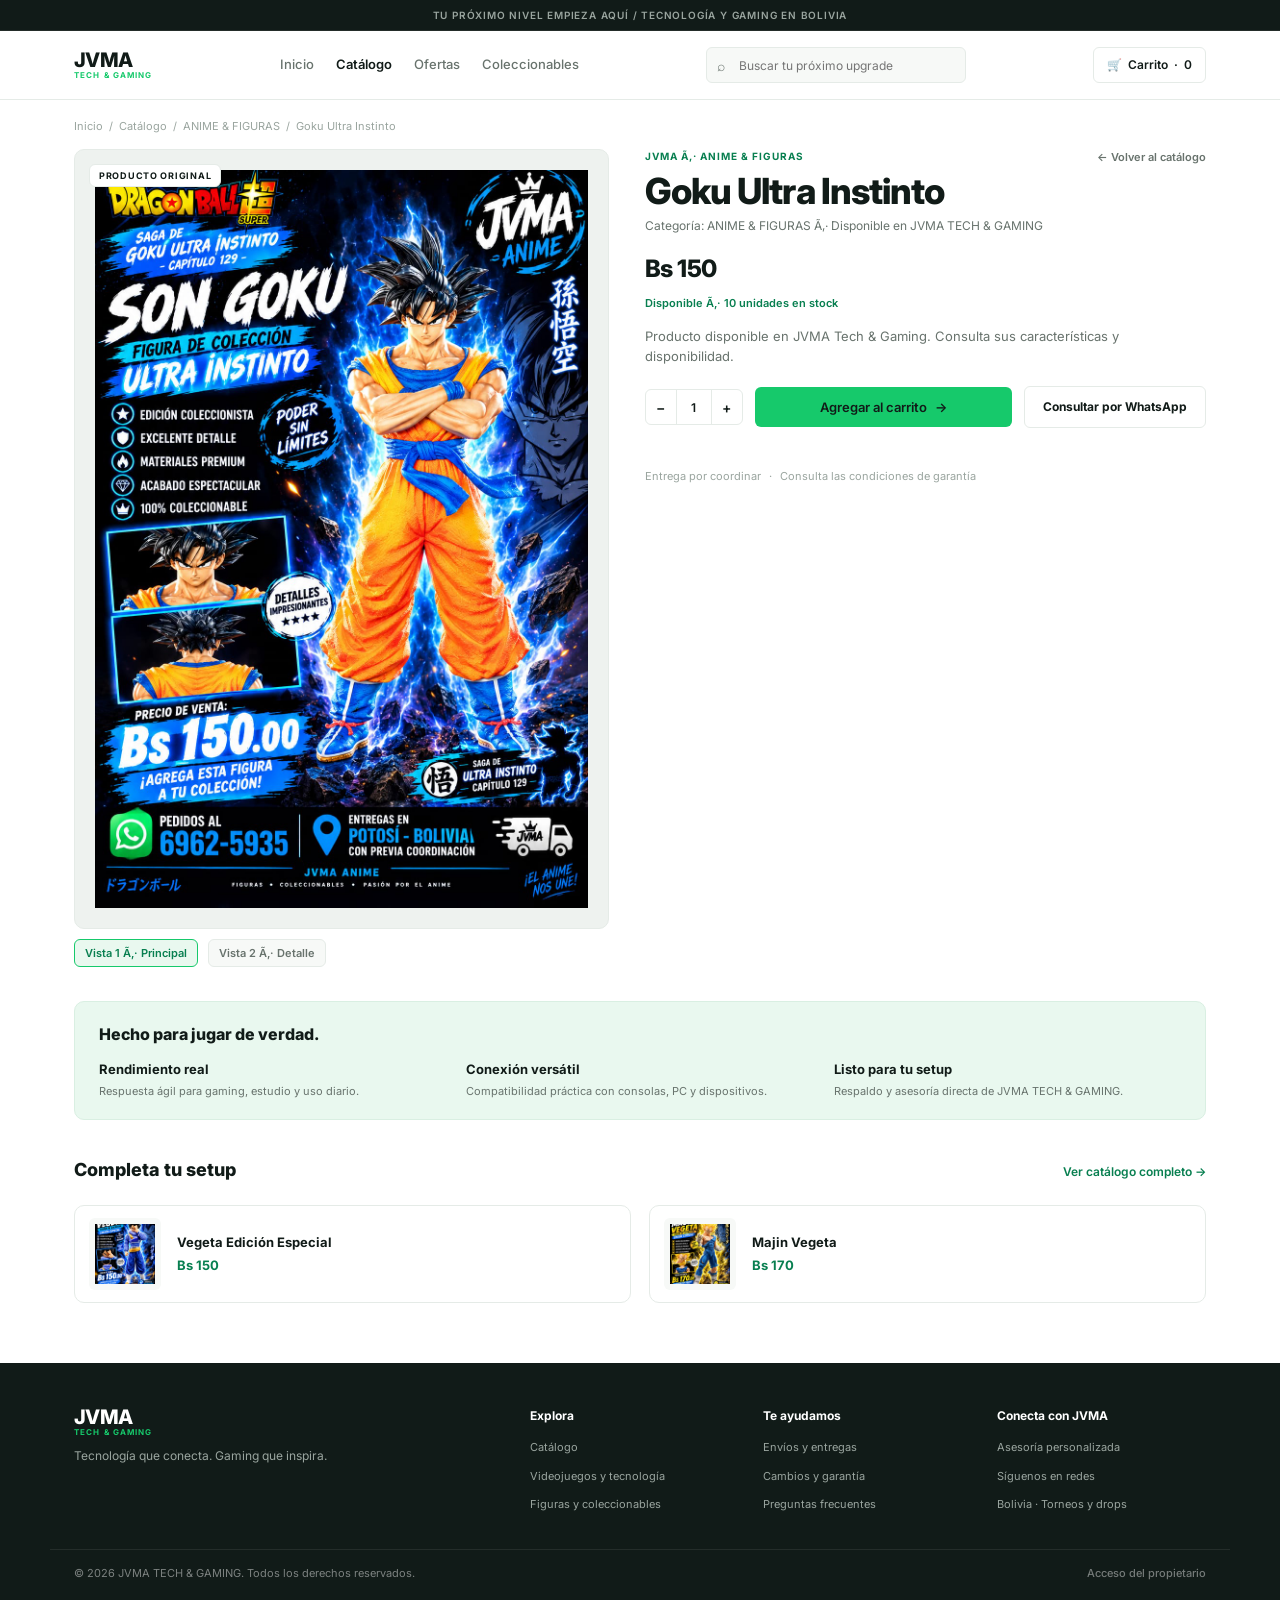
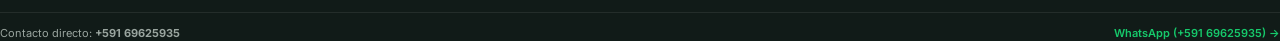
<file: pages/producto.html>
<!DOCTYPE html>
<html lang="es">
<head>
  <meta charset="UTF-8" />
  <meta name="viewport" content="width=device-width, initial-scale=1.0" />
  <title>Detalle del producto — JVMA TECH &amp; GAMING</title>
  <link rel="preconnect" href="https://fonts.googleapis.com" />
  <link rel="preconnect" href="https://fonts.gstatic.com" crossorigin />
  <link href="https://fonts.googleapis.com/css2?family=Inter:wght@400;500;600;700;800&display=swap" rel="stylesheet" />
  <link rel="stylesheet" href="../css/styles.css" />
</head>
<body data-page="producto">
  <!-- Barra superior -->
  <div class="topbar" role="region" aria-label="Aviso de tienda">
    <div class="container topbar__inner">
      <p class="topbar__text">TU PRÓXIMO NIVEL EMPIEZA AQUÍ / TECNOLOGÍA Y GAMING EN BOLIVIA</p>
    </div>
  </div>

  <!-- Encabezado principal -->
  <header class="site-header" id="top">
    <div class="container header__inner">
      <a class="brand" href="../index.html" aria-label="JVMA TECH & GAMING Inicio">
        <span class="brand__title">JVMA</span>
        <span class="brand__sub">TECH &amp; GAMING</span>
      </a>

      <nav class="nav" aria-label="Navegación principal">
        <a class="nav__link" href="../index.html">Inicio</a>
        <a class="nav__link is-active" href="./catalogo.html">Catálogo</a>
        <a class="nav__link" href="./catalogo.html?oferta=1">Ofertas</a>
        <a class="nav__link" href="./catalogo.html?categoria=anime-figuras">Coleccionables</a>
      </nav>

      <form class="search-box" id="header-search-form" action="./catalogo.html" method="get" role="search">
        <span class="search-box__icon" aria-hidden="true">⌕</span>
        <label class="sr-only" for="header-search-input">Buscar productos</label>
        <input
          class="search-box__input"
          id="header-search-input"
          name="q"
          type="search"
          placeholder="Buscar tu próximo upgrade"
          autocomplete="off"
        />
      </form>

      <a class="cart-pill" id="header-cart-link" href="./carrito.html" aria-label="Ver carrito de compras">
        <span class="cart-pill__icon" aria-hidden="true">🛒</span>
        <span class="cart-pill__text">Carrito</span>
        <span class="cart-pill__sep" aria-hidden="true">·</span>
        <span class="cart-pill__count" id="header-cart-count">2</span>
      </a>
    </div>
  </header>

  <main class="detail-main">
    <div class="container">
      <!-- Migas de pan -->
      <nav class="breadcrumb detail-breadcrumb" id="detail-breadcrumb" aria-label="Ruta de navegación">
        <a href="../index.html">Inicio</a>
        <span aria-hidden="true">/</span>
        <a href="./catalogo.html">Catálogo</a>
        <span aria-hidden="true">/</span>
        <span id="breadcrumb-category">Producto</span>
        <span aria-hidden="true">/</span>
        <span id="breadcrumb-product" aria-current="page">Cargando...</span>
      </nav>

      <!-- Contenedor principal del detalle -->
      <section class="detail-grid" id="detail-main-section" aria-labelledby="detail-product-title">
        <div class="detail-gallery">
          <div class="detail-main-media" id="detail-main-media">
            <span class="detail-badge">PRODUCTO ORIGINAL</span>
            <span class="detail-placeholder-title" id="detail-placeholder-label">VISTA PREVIA · MARKER</span>
            <span class="detail-placeholder-path" id="detail-placeholder-path">../assets/img/producto.png</span>
          </div>
          <div class="detail-thumbs" id="detail-thumbs" aria-label="Galería de vistas del producto"></div>
        </div>

        <div class="detail-info">
          <div class="detail-top-meta">
            <p class="detail-category" id="detail-product-category">CATEGORÍA</p>
            <a class="detail-back-link" href="./catalogo.html">&lt;- Volver al catálogo</a>
          </div>

          <h1 class="detail-title" id="detail-product-title">Cargando producto...</h1>
          <p class="detail-subtitle" id="detail-product-subtitle">Edición original · Garantía JVMA</p>

          <div class="detail-price-box">
            <span class="detail-price" id="detail-product-price">Bs 0</span>
            <span class="detail-price-compare" id="detail-product-compare-price" hidden></span>
            <span class="detail-offer-pill" id="detail-product-offer-pill" hidden>OFERTA</span>
          </div>

          <p class="detail-stock" id="detail-product-stock">Verificando disponibilidad...</p>
          <p class="detail-description" id="detail-product-description"></p>

          <div class="detail-purchase-row">
            <div class="qty-stepper" aria-label="Seleccionar cantidad">
              <button class="qty-stepper__btn" id="detail-qty-minus" type="button" aria-label="Disminuir cantidad">−</button>
              <input
                class="qty-stepper__input"
                id="detail-qty-input"
                type="number"
                min="1"
                value="1"
                aria-label="Cantidad a agregar"
              />
              <button class="qty-stepper__btn" id="detail-qty-plus" type="button" aria-label="Aumentar cantidad">+</button>
            </div>

            <button class="btn btn--primary detail-add-btn" id="detail-add-to-cart" type="button">
              Agregar al carrito <span aria-hidden="true">-&gt;</span>
            </button>
          </div>

          <p class="detail-feedback" id="detail-feedback" role="status" aria-live="polite"></p>

          <div class="detail-meta-notes">
            <span>Entrega por coordinar</span>
            <span aria-hidden="true">·</span>
            <a href="./catalogo.html?seccion=garantia">Consulta las condiciones de garantía</a>
          </div>
        </div>
      </section>

      <!-- Franja de información adicional -->
      <section class="detail-highlights" aria-label="Información adicional del producto">
        <h2 class="detail-highlights__title" id="detail-highlights-heading">Hecho para jugar de verdad.</h2>
        <div class="detail-highlights__grid">
          <article class="detail-highlight-item">
            <h3 class="detail-highlight-item__name" id="highlight-1-title">Rendimiento real</h3>
            <p class="detail-highlight-item__desc" id="highlight-1-desc">Respuesta ágil para gaming, estudio y uso diario.</p>
          </article>
          <article class="detail-highlight-item">
            <h3 class="detail-highlight-item__name" id="highlight-2-title">Conexión versátil</h3>
            <p class="detail-highlight-item__desc" id="highlight-2-desc">Compatibilidad práctica con consolas, PC y dispositivos.</p>
          </article>
          <article class="detail-highlight-item">
            <h3 class="detail-highlight-item__name" id="highlight-3-title">Listo para tu setup</h3>
            <p class="detail-highlight-item__desc" id="highlight-3-desc">Respaldo y asesoría directa de JVMA TECH &amp; GAMING.</p>
          </article>
        </div>
      </section>

      <!-- Productos complementarios: Completa tu setup -->
      <section class="detail-related" aria-labelledby="related-heading">
        <div class="section__head section__head--row">
          <h2 class="detail-related__title" id="related-heading">Completa tu setup</h2>
          <a class="link-arrow" href="./catalogo.html">Ver catálogo completo <span aria-hidden="true">-&gt;</span></a>
        </div>
        <div class="detail-related__grid" id="detail-related-grid">
          <!-- Renderizado dinámico desde js/main.js -->
        </div>
      </section>
    </div>
  </main>

  <!-- Footer -->
  <footer class="site-footer">
    <div class="container footer__top">
      <div class="footer__brand">
        <a class="brand brand--light" href="../index.html">
          <span class="brand__title">JVMA</span>
          <span class="brand__sub">TECH &amp; GAMING</span>
        </a>
        <p class="footer__tagline">Tecnología que conecta. Gaming que inspira.</p>
      </div>

      <div class="footer__cols">
        <div class="footer__col">
          <h3 class="footer__heading">Explora</h3>
          <ul class="footer__list">
            <li><a href="./catalogo.html">Catálogo</a></li>
            <li><a href="./catalogo.html?categoria=videojuegos">Videojuegos y tecnología</a></li>
            <li><a href="./catalogo.html?categoria=anime-figuras">Figuras y coleccionables</a></li>
          </ul>
        </div>

        <div class="footer__col">
          <h3 class="footer__heading">Te ayudamos</h3>
          <ul class="footer__list">
            <li><a href="./catalogo.html?seccion=envios">Envíos y entregas</a></li>
            <li><a href="./catalogo.html?seccion=garantia">Cambios y garantía</a></li>
            <li><a href="./catalogo.html?seccion=faq">Preguntas frecuentes</a></li>
          </ul>
        </div>

        <div class="footer__col">
          <h3 class="footer__heading">Conecta con JVMA</h3>
          <ul class="footer__list">
            <li><a href="./catalogo.html?seccion=asesoria">Asesoría personalizada</a></li>
            <li><a href="./catalogo.html?seccion=redes">Síguenos en redes</a></li>
            <li><a href="./catalogo.html?seccion=torneos">Bolivia · Torneos y drops</a></li>
          </ul>
        </div>
      </div>
    </div>

    <div class="container footer__bottom">
      <p class="footer__copy">© 2026 JVMA TECH &amp; GAMING. Todos los derechos reservados.</p>
      <a class="owner-access-link" id="owner-access-trigger" href="./admin.html?login=1">Acceso del propietario</a>
    </div>
  </footer>

  <!-- Modal de demostración académica: Acceso del propietario -->
  <div class="owner-modal" id="owner-login-modal" role="dialog" aria-modal="true" aria-labelledby="owner-modal-title" hidden>
    <div class="owner-modal__card">
      <button class="owner-modal__close" id="owner-modal-close" type="button" aria-label="Cerrar ventana">✕</button>
      <p class="eyebrow eyebrow--green">DEMOSTRACIÓN ACADÉMICA · ÁREA PRIVADA</p>
      <h2 class="owner-modal__title" id="owner-modal-title">Acceso del propietario</h2>
      <p class="owner-modal__note">Simulación en navegador con localStorage (no es seguridad real en producción).</p>

      <form class="owner-modal__form" id="owner-login-form" novalidate>
        <div class="owner-modal__field">
          <label class="owner-modal__label" for="owner-username">Usuario</label>
          <input class="owner-modal__input" id="owner-username" name="username" type="text" autocomplete="username" required />
        </div>

        <div class="owner-modal__field">
          <label class="owner-modal__label" for="owner-password">Contraseña</label>
          <input class="owner-modal__input" id="owner-password" name="password" type="password" autocomplete="current-password" required />
        </div>

        <p class="owner-modal__error" id="owner-login-error" role="alert" aria-live="polite"></p>

        <div class="owner-modal__actions">
          <button class="btn btn--primary" type="submit">Ingresar al panel</button>
          <a class="owner-modal__direct" href="./admin.html?login=1">Ir directo a admin.html</a>
        </div>
      </form>
    </div>
  </div>

  <script src="../js/main.js"></script>
</body>
</html>
</file>
<file: css/styles.css>
/* ==========================================================================
   JVMA TECH & GAMING — Identidad Visual y Estilos Base
   ========================================================================== */

:root {
  --color-primary: #16c96b;
  --color-primary-hover: #12b15d;
  --color-dark-green: #087f50;
  --color-light-green: #e9f8ef;
  --color-black: #111b18;
  --color-surface-dark: #16211d;
  --color-gray: #68736d;
  --color-gray-muted: #9aa59f;
  --color-border: #e5ebe7;
  --color-white: #ffffff;
  --color-bg: #f7f9f7;

  --font-sans: "Inter", -apple-system, BlinkMacSystemFont, "Segoe UI", Roboto, sans-serif;
  --radius-sm: 6px;
  --radius-md: 10px;
  --radius-lg: 14px;
  --radius-pill: 999px;
  --container-max: 1180px;
  --transition: 0.2s ease;
}

*,
*::before,
*::after {
  box-sizing: border-box;
}

html {
  scroll-behavior: smooth;
}

body {
  margin: 0;
  font-family: var(--font-sans);
  font-size: 15px;
  line-height: 1.5;
  color: var(--color-black);
  background-color: var(--color-white);
  -webkit-font-smoothing: antialiased;
}

img {
  display: block;
  max-width: 100%;
}

a {
  color: inherit;
  text-decoration: none;
}

button,
input,
select {
  font-family: inherit;
}

.sr-only {
  position: absolute;
  width: 1px;
  height: 1px;
  padding: 0;
  margin: -1px;
  overflow: hidden;
  clip: rect(0, 0, 0, 0);
  white-space: nowrap;
  border: 0;
}

.container {
  width: 100%;
  max-width: var(--container-max);
  margin-inline: auto;
  padding-inline: 24px;
}

.text-accent {
  color: var(--color-primary);
}

.eyebrow {
  margin: 0 0 10px;
  font-size: 11px;
  font-weight: 700;
  letter-spacing: 0.12em;
  text-transform: uppercase;
}

.eyebrow--muted {
  color: var(--color-gray-muted);
}

.eyebrow--green {
  color: var(--color-dark-green);
}

/* Botones */
.btn {
  display: inline-flex;
  align-items: center;
  justify-content: center;
  gap: 8px;
  padding: 11px 18px;
  font-size: 13px;
  font-weight: 600;
  border-radius: var(--radius-sm);
  border: 1px solid transparent;
  cursor: pointer;
  transition: background-color var(--transition), border-color var(--transition), color var(--transition);
}

.btn--primary {
  background-color: var(--color-primary);
  color: var(--color-black);
}

.btn--primary:hover {
  background-color: var(--color-primary-hover);
}

.btn--ghost-dark {
  background-color: rgba(255, 255, 255, 0.04);
  color: var(--color-white);
  border-color: rgba(255, 255, 255, 0.22);
}

.btn--ghost-dark:hover {
  border-color: var(--color-white);
  background-color: rgba(255, 255, 255, 0.09);
}

/* Barra superior */
.topbar {
  background-color: var(--color-black);
  color: var(--color-gray-muted);
  border-bottom: 1px solid rgba(255, 255, 255, 0.08);
}

.topbar__inner {
  min-height: 30px;
  display: flex;
  align-items: center;
  justify-content: center;
}

.topbar__text {
  margin: 0;
  font-size: 10px;
  font-weight: 600;
  letter-spacing: 0.08em;
  text-transform: uppercase;
  text-align: center;
}

/* Header */
.site-header {
  position: sticky;
  top: 0;
  z-index: 40;
  background-color: var(--color-white);
  border-bottom: 1px solid var(--color-border);
}

.header__inner {
  min-height: 68px;
  display: flex;
  align-items: center;
  justify-content: space-between;
  gap: 20px;
}

.brand {
  display: inline-flex;
  flex-direction: column;
  line-height: 1.05;
  flex-shrink: 0;
}

.brand__title {
  font-size: 20px;
  font-weight: 800;
  letter-spacing: -0.03em;
  color: var(--color-black);
}

.brand__sub {
  font-size: 8px;
  font-weight: 700;
  letter-spacing: 0.14em;
  text-transform: uppercase;
  color: var(--color-primary);
}

.brand--light .brand__title {
  color: var(--color-white);
}

.nav {
  display: flex;
  align-items: center;
  gap: 22px;
}

.nav__link {
  font-size: 13px;
  font-weight: 500;
  color: var(--color-gray);
  transition: color var(--transition);
}

.nav__link:hover,
.nav__link.is-active {
  color: var(--color-black);
  font-weight: 600;
}

.search-box {
  position: relative;
  display: flex;
  align-items: center;
  flex: 1;
  max-width: 260px;
}

.search-box__icon {
  position: absolute;
  left: 11px;
  font-size: 14px;
  color: var(--color-gray);
  pointer-events: none;
}

.search-box__input {
  width: 100%;
  height: 36px;
  padding: 0 12px 0 32px;
  font-size: 12px;
  color: var(--color-black);
  background-color: var(--color-bg);
  border: 1px solid var(--color-border);
  border-radius: var(--radius-sm);
  outline: none;
  transition: border-color var(--transition), background-color var(--transition);
}

.search-box__input:focus {
  background-color: var(--color-white);
  border-color: var(--color-primary);
}

.cart-pill {
  display: inline-flex;
  align-items: center;
  gap: 6px;
  height: 36px;
  padding: 0 13px;
  font-size: 12px;
  font-weight: 600;
  color: var(--color-black);
  background-color: var(--color-white);
  border: 1px solid var(--color-border);
  border-radius: var(--radius-sm);
  flex-shrink: 0;
  transition: border-color var(--transition), background-color var(--transition);
}

.cart-pill:hover {
  border-color: var(--color-black);
  background-color: var(--color-bg);
}

/* Marcadores temporales de imagen */
.img-placeholder {
  display: flex;
  flex-direction: column;
  align-items: center;
  justify-content: center;
  gap: 6px;
  padding: 20px;
  text-align: center;
  border-radius: var(--radius-lg);
  border: 1px dashed rgba(22, 201, 107, 0.45);
  background: radial-gradient(circle at 50% 65%, rgba(22, 201, 107, 0.2), rgba(17, 27, 24, 0.92) 72%);
  color: var(--color-white);
}

.img-placeholder--hero {
  min-height: 370px;
}

.img-placeholder--banner {
  min-height: 250px;
}

.img-placeholder__tag {
  font-size: 10px;
  font-weight: 700;
  letter-spacing: 0.1em;
  text-transform: uppercase;
  padding: 4px 10px;
  border-radius: var(--radius-pill);
  background-color: rgba(22, 201, 107, 0.16);
  color: var(--color-primary);
}

.img-placeholder__path {
  font-size: 12px;
  color: var(--color-gray-muted);
}

/* Hero */
.hero {
  background-color: var(--color-black);
  color: var(--color-white);
  padding: 46px 0 36px;
}

.hero__grid {
  display: grid;
  grid-template-columns: 1.05fr 0.95fr;
  align-items: center;
  gap: 36px;
}

.hero__title {
  margin: 0 0 14px;
  font-size: clamp(36px, 4.6vw, 52px);
  line-height: 1.06;
  font-weight: 800;
  letter-spacing: -0.03em;
}

.hero__subtitle {
  margin: 0 0 24px;
  font-size: 14px;
  line-height: 1.55;
  color: var(--color-gray-muted);
}

.hero__actions {
  display: flex;
  flex-wrap: wrap;
  gap: 12px;
  margin-bottom: 34px;
}

.hero__footnote {
  margin: 0;
  font-size: 10px;
  font-weight: 600;
  letter-spacing: 0.08em;
  text-transform: uppercase;
  color: rgba(255, 255, 255, 0.36);
}

/* Beneficios */
.benefits {
  background-color: var(--color-light-green);
  border-top: 1px solid #d9efe2;
  border-bottom: 1px solid #d9efe2;
  padding: 22px 0;
}

.benefits__grid {
  display: grid;
  grid-template-columns: repeat(3, 1fr);
  gap: 24px;
}

.benefit-item__title {
  margin: 0 0 3px;
  font-size: 14px;
  font-weight: 700;
  color: var(--color-black);
}

.benefit-item__desc {
  margin: 0;
  font-size: 12px;
  color: var(--color-gray);
}

/* Secciones generales */
.section {
  padding: 54px 0;
}

.section--compact-top {
  padding-top: 16px;
}

.section__head {
  margin-bottom: 22px;
}

.section__head--row {
  display: flex;
  align-items: baseline;
  justify-content: space-between;
  gap: 16px;
  flex-wrap: wrap;
}

.section__title {
  margin: 0;
  font-size: 26px;
  font-weight: 800;
  letter-spacing: -0.025em;
  color: var(--color-black);
}

.link-arrow {
  font-size: 12px;
  font-weight: 600;
  color: var(--color-dark-green);
}

.link-arrow:hover {
  text-decoration: underline;
}

/* Categorías */
.categories-grid {
  display: grid;
  grid-template-columns: repeat(4, 1fr);
  gap: 16px;
}

.category-card {
  display: flex;
  align-items: center;
  justify-content: space-between;
  gap: 12px;
  padding: 16px;
  background-color: var(--color-bg);
  border: 1px solid var(--color-border);
  border-radius: var(--radius-md);
  transition: border-color var(--transition), transform var(--transition), background-color var(--transition);
}

.category-card:hover {
  border-color: var(--color-primary);
  background-color: var(--color-white);
  transform: translateY(-2px);
}

.category-card__num {
  display: block;
  font-size: 10px;
  font-weight: 700;
  color: var(--color-dark-green);
  margin-bottom: 6px;
}

.category-card__name {
  margin: 0 0 2px;
  font-size: 15px;
  font-weight: 700;
  color: var(--color-black);
}

.category-card__desc {
  margin: 0;
  font-size: 11px;
  color: var(--color-gray);
}

.category-card__thumb {
  width: 68px;
  height: 68px;
  border-radius: var(--radius-sm);
  background-color: var(--color-white);
  border: 1px dashed #cbd6d0;
  display: flex;
  align-items: center;
  justify-content: center;
  padding: 4px;
  text-align: center;
  flex-shrink: 0;
}

.thumb-badge {
  font-size: 9px;
  line-height: 1.25;
  color: var(--color-gray);
  word-break: break-all;
}

/* Productos destacados */
.products-grid {
  display: grid;
  grid-template-columns: repeat(4, 1fr);
  gap: 18px;
}

.product-card {
  display: flex;
  flex-direction: column;
  background-color: var(--color-white);
  border: 1px solid var(--color-border);
  border-radius: var(--radius-md);
  overflow: hidden;
  transition: border-color var(--transition), box-shadow var(--transition);
}

.product-card:hover {
  border-color: #c8d5ce;
  box-shadow: 0 8px 24px rgba(17, 27, 24, 0.05);
}

.product-card__media {
  position: relative;
  height: 195px;
  background-color: var(--color-bg);
  display: flex;
  flex-direction: column;
  align-items: center;
  justify-content: center;
  gap: 6px;
  padding: 14px;
  text-align: center;
}

.product-card__img {
  width: 100%;
  height: 100%;
  object-fit: cover;
}

.product-card__placeholder-label {
  font-size: 10px;
  font-weight: 700;
  letter-spacing: 0.08em;
  text-transform: uppercase;
  color: var(--color-dark-green);
}

.product-card__placeholder-sub {
  font-size: 11px;
  color: var(--color-gray);
}

.product-card__body {
  padding: 14px 16px 16px;
  display: flex;
  flex-direction: column;
  gap: 4px;
  flex: 1;
}

.product-card__cat {
  font-size: 9px;
  font-weight: 700;
  letter-spacing: 0.08em;
  text-transform: uppercase;
  color: var(--color-gray);
}

.product-card__title {
  margin: 0;
  font-size: 14px;
  font-weight: 700;
  color: var(--color-black);
}

.product-card__price {
  margin: 4px 0 0;
  font-size: 14px;
  font-weight: 700;
  color: var(--color-black);
}

/* Banner de colección */
.collection-banner {
  background-color: var(--color-black);
  color: var(--color-white);
  padding: 42px 0;
  margin-top: 16px;
}

.collection-banner__grid {
  display: grid;
  grid-template-columns: 1.1fr 0.9fr;
  align-items: center;
  gap: 32px;
}

.collection-banner__title {
  margin: 0 0 18px;
  font-size: clamp(28px, 3.6vw, 38px);
  line-height: 1.1;
  font-weight: 800;
  letter-spacing: -0.025em;
}

/* Suscripción */
.newsletter {
  background-color: var(--color-light-green);
  border-top: 1px solid #d9efe2;
  padding: 34px 0;
}

.newsletter__grid {
  display: flex;
  align-items: center;
  justify-content: space-between;
  gap: 28px;
  flex-wrap: wrap;
}

.newsletter__title {
  margin: 0 0 4px;
  font-size: 20px;
  font-weight: 800;
  letter-spacing: -0.02em;
  color: var(--color-black);
}

.newsletter__desc {
  margin: 0;
  font-size: 12px;
  color: var(--color-gray);
}

.newsletter__form {
  display: flex;
  align-items: center;
  flex-wrap: wrap;
  gap: 10px;
}

.newsletter__input {
  height: 38px;
  min-width: 240px;
  padding: 0 12px;
  font-size: 12px;
  color: var(--color-black);
  background-color: var(--color-white);
  border: 1px solid var(--color-border);
  border-radius: var(--radius-sm);
  outline: none;
}

.newsletter__input:focus {
  border-color: var(--color-primary);
}

.newsletter__btn {
  height: 38px;
  padding: 0 18px;
}

.newsletter__feedback {
  width: 100%;
  margin: 2px 0 0;
  font-size: 12px;
  font-weight: 600;
  color: var(--color-dark-green);
}

/* Footer */
.site-footer {
  background-color: var(--color-black);
  color: var(--color-white);
  padding-top: 44px;
}

.footer__top {
  display: grid;
  grid-template-columns: 1.15fr 1.85fr;
  gap: 36px;
  padding-bottom: 34px;
  border-bottom: 1px solid rgba(255, 255, 255, 0.08);
}

.footer__tagline {
  margin: 10px 0 0;
  font-size: 12px;
  color: var(--color-gray-muted);
}

.footer__cols {
  display: grid;
  grid-template-columns: repeat(3, 1fr);
  gap: 24px;
}

.footer__heading {
  margin: 0 0 10px;
  font-size: 12px;
  font-weight: 700;
  color: var(--color-white);
}

.footer__list {
  list-style: none;
  margin: 0;
  padding: 0;
  display: flex;
  flex-direction: column;
  gap: 6px;
}

.footer__list a {
  font-size: 11px;
  color: var(--color-gray-muted);
  transition: color var(--transition);
}

.footer__list a:hover {
  color: var(--color-white);
}

.footer__bottom {
  min-height: 46px;
  display: flex;
  align-items: center;
  justify-content: space-between;
  gap: 16px;
  flex-wrap: wrap;
}

.footer__copy {
  margin: 0;
  font-size: 11px;
  color: rgba(255, 255, 255, 0.45);
}

/* Enlace discreto en la parte inferior del footer */
.owner-access-link {
  font-size: 11px;
  font-weight: 500;
  color: rgba(255, 255, 255, 0.42);
  transition: color var(--transition);
}

.owner-access-link:hover {
  color: var(--color-primary);
  text-decoration: underline;
}

/* Modal de Acceso del propietario */
.owner-modal[hidden] {
  display: none;
}

.owner-modal {
  position: fixed;
  inset: 0;
  z-index: 80;
  display: flex;
  align-items: center;
  justify-content: center;
  padding: 20px;
  background-color: rgba(17, 27, 24, 0.72);
}

.owner-modal__card {
  position: relative;
  width: 100%;
  max-width: 400px;
  padding: 24px;
  background-color: var(--color-white);
  color: var(--color-black);
  border-radius: var(--radius-lg);
  border: 1px solid var(--color-border);
}

.owner-modal__close {
  position: absolute;
  top: 14px;
  right: 14px;
  width: 28px;
  height: 28px;
  border: 1px solid var(--color-border);
  border-radius: var(--radius-sm);
  background-color: var(--color-bg);
  color: var(--color-black);
  cursor: pointer;
}

.owner-modal__title {
  margin: 0 0 6px;
  font-size: 20px;
  font-weight: 800;
}

.owner-modal__note {
  margin: 0 0 16px;
  font-size: 12px;
  color: var(--color-gray);
}

.owner-modal__form {
  display: flex;
  flex-direction: column;
  gap: 12px;
}

.owner-modal__field {
  display: flex;
  flex-direction: column;
  gap: 4px;
}

.owner-modal__label {
  font-size: 12px;
  font-weight: 600;
}

.owner-modal__input {
  height: 38px;
  padding: 0 12px;
  font-size: 13px;
  border: 1px solid var(--color-border);
  border-radius: var(--radius-sm);
  color: var(--color-black);
}

.owner-modal__input:focus {
  outline: none;
  border-color: var(--color-primary);
}

.owner-modal__error {
  margin: 0;
  font-size: 12px;
  font-weight: 600;
  color: #b42318;
}

.owner-modal__actions {
  display: flex;
  align-items: center;
  justify-content: space-between;
  gap: 12px;
  margin-top: 4px;
}

.owner-modal__direct {
  font-size: 12px;
  font-weight: 600;
  color: var(--color-dark-green);
}

.owner-modal__direct:hover {
  text-decoration: underline;
}

/* ==========================================================================
   Plantilla 2 — Catálogo de productos
   ========================================================================== */

.catalog-main {
  padding: 18px 0 64px;
  background-color: var(--color-white);
}

.breadcrumb {
  display: flex;
  align-items: center;
  gap: 6px;
  font-size: 11px;
  color: var(--color-gray-muted);
  margin-bottom: 14px;
}

.breadcrumb a:hover {
  color: var(--color-black);
}

.catalog-hero {
  margin-bottom: 28px;
}

.catalog-hero__title {
  margin: 0 0 6px;
  font-size: clamp(28px, 3.6vw, 38px);
  font-weight: 800;
  letter-spacing: -0.03em;
  color: var(--color-black);
}

.catalog-hero__subtitle {
  margin: 0;
  font-size: 13px;
  color: var(--color-gray);
}

.catalog-layout {
  display: grid;
  grid-template-columns: 220px 1fr;
  gap: 32px;
  align-items: start;
}

.filter-panel__top {
  display: flex;
  align-items: center;
  justify-content: space-between;
  padding-bottom: 12px;
  border-bottom: 1px solid var(--color-border);
  margin-bottom: 16px;
}

.filter-panel__title {
  margin: 0;
  font-size: 13px;
  font-weight: 700;
  color: var(--color-black);
}

.filter-panel__clear {
  background: none;
  border: none;
  padding: 0;
  font-size: 11px;
  font-weight: 600;
  color: var(--color-dark-green);
  cursor: pointer;
}

.filter-panel__clear:hover {
  text-decoration: underline;
}

.filter-group {
  padding-bottom: 18px;
  margin-bottom: 18px;
  border-bottom: 1px solid var(--color-border);
}

.filter-group__label {
  margin: 0 0 10px;
  font-size: 9px;
  font-weight: 700;
  letter-spacing: 0.1em;
  text-transform: uppercase;
  color: var(--color-gray-muted);
}

.filter-cat-list {
  list-style: none;
  margin: 0;
  padding: 0;
  display: flex;
  flex-direction: column;
  gap: 4px;
}

.filter-cat-btn {
  width: 100%;
  text-align: left;
  background: none;
  border: none;
  padding: 5px 8px;
  border-radius: var(--radius-sm);
  font-size: 12px;
  font-weight: 500;
  color: var(--color-gray);
  cursor: pointer;
  transition: background-color var(--transition), color var(--transition);
}

.filter-cat-btn:hover {
  background-color: var(--color-bg);
  color: var(--color-black);
}

.filter-cat-btn.is-active {
  background-color: var(--color-light-green);
  color: var(--color-dark-green);
  font-weight: 700;
}

.price-bounds {
  display: flex;
  align-items: center;
  justify-content: space-between;
  font-size: 11px;
  font-weight: 600;
  color: var(--color-gray);
  margin-bottom: 8px;
}

.price-range {
  width: 100%;
  accent-color: var(--color-primary);
  cursor: pointer;
}

.offer-check {
  display: inline-flex;
  align-items: center;
  gap: 8px;
  font-size: 12px;
  font-weight: 500;
  color: var(--color-black);
  cursor: pointer;
}

.offer-check--compact {
  margin-top: 10px;
  font-size: 11px;
  color: var(--color-gray);
}

.offer-check input[type="checkbox"] {
  accent-color: var(--color-primary);
  width: 14px;
  height: 14px;
  cursor: pointer;
}

.catalog-promo-card {
  padding: 18px 16px;
  background-color: var(--color-black);
  color: var(--color-white);
  border-radius: var(--radius-md);
}

.catalog-promo-card__title {
  margin: 0 0 6px;
  font-size: 14px;
  font-weight: 700;
}

.catalog-promo-card__desc {
  margin: 0 0 12px;
  font-size: 11px;
  line-height: 1.45;
  color: var(--color-gray-muted);
}

.catalog-promo-card__link {
  font-size: 11px;
  font-weight: 600;
  color: var(--color-primary);
}

.catalog-promo-card__link:hover {
  text-decoration: underline;
}

.catalog-toolbar {
  display: flex;
  align-items: center;
  justify-content: space-between;
  gap: 14px;
  margin-bottom: 14px;
}

.catalog-search-wrap {
  flex: 1;
}

.catalog-search-input {
  width: 100%;
  height: 38px;
  padding: 0 14px;
  font-size: 12px;
  color: var(--color-black);
  background-color: var(--color-bg);
  border: 1px solid var(--color-border);
  border-radius: var(--radius-sm);
  outline: none;
}

.catalog-search-input:focus {
  background-color: var(--color-white);
  border-color: var(--color-primary);
}

.catalog-sort-select {
  height: 38px;
  padding: 0 12px;
  font-size: 12px;
  font-weight: 500;
  color: var(--color-black);
  background-color: var(--color-white);
  border: 1px solid var(--color-border);
  border-radius: var(--radius-sm);
  cursor: pointer;
  outline: none;
}

.catalog-sort-select:focus {
  border-color: var(--color-primary);
}

.catalog-count {
  margin: 0 0 14px;
  font-size: 11px;
  color: var(--color-gray-muted);
}

.catalog-grid {
  display: grid;
  grid-template-columns: repeat(3, 1fr);
  gap: 18px;
}

.catalog-card {
  display: flex;
  flex-direction: column;
  background-color: var(--color-white);
  border: 1px solid var(--color-border);
  border-radius: var(--radius-md);
  overflow: hidden;
  transition: border-color var(--transition), box-shadow var(--transition);
}

.catalog-card:hover {
  border-color: #c8d5ce;
  box-shadow: 0 8px 22px rgba(17, 27, 24, 0.05);
}

.catalog-card__link {
  display: flex;
  flex-direction: column;
  flex: 1;
}

.catalog-card__media {
  position: relative;
  height: 185px;
  background-color: #eef2ef;
  display: flex;
  flex-direction: column;
  align-items: center;
  justify-content: center;
  gap: 4px;
  padding: 12px;
  text-align: center;
}

.catalog-card__badge {
  position: absolute;
  top: 10px;
  left: 10px;
  padding: 3px 8px;
  font-size: 9px;
  font-weight: 700;
  letter-spacing: 0.06em;
  text-transform: uppercase;
  border-radius: var(--radius-pill);
  background-color: var(--color-light-green);
  color: var(--color-dark-green);
}

.catalog-card__body {
  padding: 12px 14px 8px;
  display: flex;
  flex-direction: column;
  gap: 3px;
}

.catalog-card__meta-row {
  display: flex;
  align-items: center;
  justify-content: space-between;
  gap: 8px;
}

.catalog-card__cat {
  font-size: 9px;
  font-weight: 700;
  letter-spacing: 0.08em;
  text-transform: uppercase;
  color: var(--color-gray-muted);
}

.catalog-card__stock {
  font-size: 10px;
  font-weight: 600;
  color: var(--color-dark-green);
}

.catalog-card__stock.is-out {
  color: #b42318;
}

.catalog-card__title {
  margin: 0;
  font-size: 13px;
  font-weight: 700;
  color: var(--color-black);
}

.catalog-card__price {
  margin: 4px 0 0;
  font-size: 14px;
  font-weight: 700;
  color: var(--color-black);
}

.catalog-card__footer {
  padding: 0 14px 14px;
}

.catalog-card__add-btn {
  width: 100%;
  height: 34px;
  padding: 0 12px;
  font-size: 12px;
  font-weight: 600;
  border-radius: var(--radius-sm);
  border: 1px solid var(--color-black);
  background-color: var(--color-white);
  color: var(--color-black);
  cursor: pointer;
  transition: background-color var(--transition), color var(--transition), border-color var(--transition);
}

.catalog-card__add-btn:hover:not(:disabled) {
  background-color: var(--color-primary);
  border-color: var(--color-primary);
}

.catalog-card__add-btn.is-added {
  background-color: var(--color-light-green);
  border-color: var(--color-dark-green);
  color: var(--color-dark-green);
}

.catalog-card__add-btn:disabled {
  opacity: 0.45;
  cursor: not-allowed;
}

.catalog-empty {
  grid-column: 1 / -1;
  padding: 36px 20px;
  text-align: center;
  background-color: var(--color-bg);
  border: 1px dashed var(--color-border);
  border-radius: var(--radius-md);
}

.catalog-empty__title {
  margin: 0 0 6px;
  font-size: 15px;
  font-weight: 700;
}

.catalog-empty__desc {
  margin: 0 0 14px;
  font-size: 12px;
  color: var(--color-gray);
}

.catalog-footer-note {
  margin: 28px 0 0;
  text-align: center;
  font-size: 11px;
  color: var(--color-gray-muted);
}

/* ==========================================================================
   Plantilla 3 — Detalle del producto
   ========================================================================== */

.detail-main {
  padding: 18px 0 60px;
  background-color: var(--color-white);
}

.detail-grid {
  display: grid;
  grid-template-columns: 1fr 1.05fr;
  gap: 36px;
  align-items: start;
}

.detail-main-media {
  position: relative;
  min-height: 360px;
  background-color: #eef2ef;
  border: 1px solid var(--color-border);
  border-radius: var(--radius-md);
  display: flex;
  flex-direction: column;
  align-items: center;
  justify-content: center;
  gap: 6px;
  padding: 20px;
  text-align: center;
}

.detail-badge {
  position: absolute;
  top: 14px;
  left: 14px;
  padding: 4px 9px;
  font-size: 9px;
  font-weight: 700;
  letter-spacing: 0.08em;
  text-transform: uppercase;
  background-color: var(--color-white);
  color: var(--color-black);
  border-radius: var(--radius-sm);
  border: 1px solid var(--color-border);
}

.detail-placeholder-title {
  font-size: 11px;
  font-weight: 700;
  letter-spacing: 0.08em;
  text-transform: uppercase;
  color: var(--color-dark-green);
}

.detail-placeholder-path {
  font-size: 12px;
  color: var(--color-gray);
}

.detail-thumbs {
  display: flex;
  gap: 10px;
  margin-top: 10px;
}

.detail-thumb-btn {
  padding: 6px 10px;
  font-size: 11px;
  font-weight: 600;
  background-color: var(--color-bg);
  color: var(--color-gray);
  border: 1px solid var(--color-border);
  border-radius: var(--radius-sm);
  cursor: pointer;
}

.detail-thumb-btn.is-active {
  background-color: var(--color-light-green);
  color: var(--color-dark-green);
  border-color: var(--color-primary);
}

.detail-top-meta {
  display: flex;
  align-items: center;
  justify-content: space-between;
  gap: 12px;
  margin-bottom: 6px;
}

.detail-category {
  margin: 0;
  font-size: 10px;
  font-weight: 700;
  letter-spacing: 0.1em;
  text-transform: uppercase;
  color: var(--color-dark-green);
}

.detail-back-link {
  font-size: 11px;
  font-weight: 600;
  color: var(--color-gray);
}

.detail-back-link:hover {
  color: var(--color-black);
  text-decoration: underline;
}

.detail-title {
  margin: 0 0 6px;
  font-size: clamp(26px, 3.4vw, 36px);
  line-height: 1.12;
  font-weight: 800;
  letter-spacing: -0.025em;
  color: var(--color-black);
}

.detail-subtitle {
  margin: 0 0 16px;
  font-size: 12px;
  color: var(--color-gray);
}

.detail-price-box {
  display: flex;
  align-items: center;
  gap: 10px;
  flex-wrap: wrap;
  margin-bottom: 8px;
}

.detail-price {
  font-size: 24px;
  font-weight: 800;
  letter-spacing: -0.02em;
  color: var(--color-black);
}

.detail-price-compare {
  font-size: 14px;
  color: var(--color-gray-muted);
  text-decoration: line-through;
}

.detail-offer-pill {
  padding: 2px 8px;
  font-size: 10px;
  font-weight: 700;
  border-radius: var(--radius-pill);
  background-color: var(--color-light-green);
  color: var(--color-dark-green);
}

.detail-stock {
  margin: 0 0 14px;
  font-size: 11px;
  font-weight: 600;
  color: var(--color-dark-green);
}

.detail-stock.is-out {
  color: #b42318;
}

.detail-description {
  margin: 0 0 20px;
  font-size: 13px;
  line-height: 1.55;
  color: var(--color-gray);
}

.detail-purchase-row {
  display: flex;
  align-items: center;
  gap: 12px;
  margin-bottom: 10px;
}

.qty-stepper {
  display: inline-flex;
  align-items: center;
  height: 36px;
  border: 1px solid var(--color-border);
  border-radius: var(--radius-sm);
  background-color: var(--color-white);
  overflow: hidden;
}

.qty-stepper__btn {
  width: 30px;
  height: 100%;
  border: none;
  background: transparent;
  font-size: 14px;
  font-weight: 600;
  color: var(--color-black);
  cursor: pointer;
}

.qty-stepper__btn:hover {
  background-color: var(--color-bg);
}

.qty-stepper__input {
  width: 36px;
  height: 100%;
  border: none;
  border-left: 1px solid var(--color-border);
  border-right: 1px solid var(--color-border);
  text-align: center;
  font-size: 12px;
  font-weight: 600;
  color: var(--color-black);
  -moz-appearance: textfield;
}

.qty-stepper__input::-webkit-outer-spin-button,
.qty-stepper__input::-webkit-inner-spin-button {
  -webkit-appearance: none;
  margin: 0;
}

.detail-add-btn {
  flex: 1;
  height: 40px;
}

.detail-add-btn:disabled {
  opacity: 0.45;
  cursor: not-allowed;
}

.detail-feedback {
  min-height: 18px;
  margin: 0 0 12px;
  font-size: 12px;
  font-weight: 600;
  color: var(--color-dark-green);
}

.detail-feedback.is-error {
  color: #b42318;
}

.detail-meta-notes {
  display: flex;
  align-items: center;
  gap: 8px;
  font-size: 11px;
  color: var(--color-gray-muted);
}

.detail-meta-notes a:hover {
  color: var(--color-black);
  text-decoration: underline;
}

.detail-highlights {
  margin-top: 34px;
  padding: 20px 24px;
  background-color: var(--color-light-green);
  border: 1px solid #d9efe2;
  border-radius: var(--radius-md);
}

.detail-highlights__title {
  margin: 0 0 14px;
  font-size: 16px;
  font-weight: 800;
  color: var(--color-black);
}

.detail-highlights__grid {
  display: grid;
  grid-template-columns: repeat(3, 1fr);
  gap: 20px;
}

.detail-highlight-item__name {
  margin: 0 0 3px;
  font-size: 13px;
  font-weight: 700;
  color: var(--color-black);
}

.detail-highlight-item__desc {
  margin: 0;
  font-size: 11px;
  color: var(--color-gray);
}

.detail-related {
  margin-top: 36px;
}

.detail-related__title {
  margin: 0;
  font-size: 18px;
  font-weight: 800;
  color: var(--color-black);
}

.detail-related__grid {
  display: grid;
  grid-template-columns: repeat(2, 1fr);
  gap: 18px;
}

.related-card {
  display: flex;
  align-items: center;
  gap: 16px;
  padding: 12px 14px;
  background-color: var(--color-white);
  border: 1px solid var(--color-border);
  border-radius: var(--radius-md);
  transition: border-color var(--transition), transform var(--transition);
}

.related-card:hover {
  border-color: var(--color-primary);
  transform: translateY(-1px);
}

.related-card__media {
  width: 72px;
  height: 72px;
  border-radius: var(--radius-sm);
  background-color: var(--color-bg);
  display: flex;
  flex-direction: column;
  align-items: center;
  justify-content: center;
  padding: 6px;
  text-align: center;
  flex-shrink: 0;
}

.related-card__title {
  margin: 0 0 3px;
  font-size: 13px;
  font-weight: 700;
  color: var(--color-black);
}

.related-card__price {
  margin: 0;
  font-size: 13px;
  font-weight: 700;
  color: var(--color-dark-green);
}

/* ==========================================================================
   Plantilla 4 — Carrito de compras
   ========================================================================== */

.cart-main {
  padding: 18px 0 64px;
  background-color: var(--color-white);
}

.cart-hero {
  margin-bottom: 24px;
}

.cart-hero__title {
  margin: 0 0 6px;
  font-size: clamp(28px, 3.6vw, 38px);
  font-weight: 800;
  letter-spacing: -0.03em;
  color: var(--color-black);
}

.cart-hero__subtitle {
  margin: 0;
  font-size: 13px;
  color: var(--color-gray);
}

.cart-sale-banner {
  margin-bottom: 20px;
  padding: 14px 18px;
  background-color: var(--color-light-green);
  border: 1px solid #bce8ce;
  border-radius: var(--radius-md);
  font-size: 13px;
  color: var(--color-black);
}

.cart-layout {
  display: grid;
  grid-template-columns: 1.55fr 0.9fr;
  gap: 28px;
  align-items: start;
}

.cart-items-header {
  display: flex;
  align-items: baseline;
  justify-content: space-between;
  gap: 12px;
  padding-bottom: 12px;
  border-bottom: 1px solid var(--color-border);
  margin-bottom: 14px;
}

.cart-items-title {
  margin: 0;
  font-size: 15px;
  font-weight: 700;
  color: var(--color-black);
}

.cart-items-actions {
  display: flex;
  align-items: center;
  gap: 12px;
}

.cart-items-count {
  font-size: 11px;
  color: var(--color-gray-muted);
}

.cart-clear-btn {
  background: none;
  border: none;
  padding: 0;
  font-size: 11px;
  font-weight: 600;
  color: var(--color-gray);
  cursor: pointer;
}

.cart-clear-btn:hover {
  color: #b42318;
  text-decoration: underline;
}

.cart-list {
  display: flex;
  flex-direction: column;
  gap: 12px;
}

.cart-item-card {
  display: grid;
  grid-template-columns: 86px 1fr auto;
  gap: 16px;
  align-items: center;
  padding: 14px 16px;
  background-color: var(--color-white);
  border: 1px solid var(--color-border);
  border-radius: var(--radius-md);
}

.cart-item-media {
  width: 86px;
  height: 86px;
  border-radius: var(--radius-sm);
  background-color: #eef2ef;
  display: flex;
  flex-direction: column;
  align-items: center;
  justify-content: center;
  padding: 6px;
  text-align: center;
}

.cart-item-title {
  margin: 0 0 2px;
  font-size: 14px;
  font-weight: 700;
  color: var(--color-black);
}

.cart-item-title a:hover {
  text-decoration: underline;
}

.cart-item-meta {
  margin: 0 0 4px;
  font-size: 11px;
  color: var(--color-gray);
}

.cart-item-stock {
  margin: 0 0 6px;
  font-size: 11px;
  font-weight: 600;
  color: var(--color-dark-green);
}

.cart-item-stock.is-warn {
  color: #b42318;
}

.cart-item-remove {
  background: none;
  border: none;
  padding: 0;
  font-size: 11px;
  color: var(--color-gray-muted);
  cursor: pointer;
}

.cart-item-remove:hover {
  color: #b42318;
  text-decoration: underline;
}

.cart-item-right {
  display: flex;
  flex-direction: column;
  align-items: flex-end;
  gap: 8px;
}

.cart-item-subtotal {
  font-size: 14px;
  font-weight: 700;
  color: var(--color-black);
}

.cart-item-unit {
  font-size: 10px;
  color: var(--color-gray-muted);
}

.cart-continue-row {
  margin-top: 14px;
}

.cart-continue-link {
  font-size: 12px;
  font-weight: 600;
  color: var(--color-gray);
}

.cart-continue-link:hover {
  color: var(--color-black);
  text-decoration: underline;
}

.cart-empty-box {
  padding: 32px 20px;
  text-align: center;
  background-color: var(--color-bg);
  border: 1px dashed var(--color-border);
  border-radius: var(--radius-md);
}

.cart-empty-box__title {
  margin: 0 0 6px;
  font-size: 15px;
  font-weight: 700;
}

.cart-empty-box__desc {
  margin: 0 0 14px;
  font-size: 12px;
  color: var(--color-gray);
}

.cart-summary-card {
  padding: 22px;
  background-color: var(--color-bg);
  border: 1px solid var(--color-border);
  border-radius: var(--radius-md);
}

.cart-summary-title {
  margin: 0 0 16px;
  font-size: 15px;
  font-weight: 700;
  color: var(--color-black);
}

.cart-summary-rows {
  margin: 0;
  display: flex;
  flex-direction: column;
  gap: 10px;
  padding-bottom: 14px;
  border-bottom: 1px solid var(--color-border);
}

.cart-summary-row {
  display: flex;
  align-items: center;
  justify-content: space-between;
  font-size: 12px;
}

.cart-summary-row dt {
  color: var(--color-gray);
}

.cart-summary-row dd {
  margin: 0;
  font-weight: 600;
  color: var(--color-black);
}

.cart-summary-total {
  display: flex;
  align-items: baseline;
  justify-content: space-between;
  padding: 14px 0 16px;
  font-size: 13px;
  font-weight: 600;
}

.cart-summary-total strong {
  font-size: 20px;
  font-weight: 800;
  color: var(--color-black);
}

.cart-checkout-btn {
  width: 100%;
  height: 40px;
}

.cart-checkout-btn:disabled {
  opacity: 0.45;
  cursor: not-allowed;
}

.cart-feedback {
  min-height: 18px;
  margin: 10px 0 0;
  font-size: 12px;
  font-weight: 600;
  color: #b42318;
}

.cart-summary-note {
  margin: 10px 0 0;
  font-size: 10px;
  line-height: 1.45;
  color: var(--color-gray-muted);
}

.cart-advice-banner {
  margin-top: 32px;
  padding: 22px 24px;
  background-color: var(--color-black);
  color: var(--color-white);
  border-radius: var(--radius-md);
}

.cart-advice-banner__title {
  margin: 0 0 4px;
  font-size: 15px;
  font-weight: 700;
}

.cart-advice-banner__desc {
  margin: 0;
  font-size: 11px;
  color: var(--color-gray-muted);
}
/* ==========================================================================
   Plantilla 5 — Inventario privado
   ========================================================================== */
.admin-gate { min-height: 100vh; display: flex; align-items: center; justify-content: center; padding: 24px; background-color: var(--color-bg); }
.admin-gate__card { width: 100%; max-width: 420px; padding: 28px; background-color: var(--color-white); border: 1px solid var(--color-border); border-radius: var(--radius-lg); }
.admin-gate__title { margin: 0 0 6px; font-size: 22px; font-weight: 800; }
.admin-gate__desc { margin: 0 0 18px; font-size: 12px; color: var(--color-gray); }
.admin-shell { min-height: 100vh; display: grid; grid-template-columns: 205px 1fr; background-color: var(--color-bg); }
.admin-sidebar { background-color: var(--color-black); color: var(--color-white); padding: 20px 14px; display: flex; flex-direction: column; justify-content: space-between; gap: 24px; }
.admin-brand { padding-inline: 8px; }
.admin-sidebar__label { margin: 22px 8px 8px; font-size: 9px; font-weight: 700; letter-spacing: 0.12em; text-transform: uppercase; color: rgba(255, 255, 255, 0.36); }
.admin-nav { display: flex; flex-direction: column; gap: 4px; }
.admin-nav__item { width: 100%; text-align: left; padding: 9px 12px; font-size: 12px; font-weight: 500; color: var(--color-gray-muted); background: transparent; border: none; border-radius: var(--radius-sm); cursor: pointer; }
.admin-nav__item:hover { color: var(--color-white); background-color: rgba(255, 255, 255, 0.06); }
.admin-nav__item.is-active { background-color: var(--color-primary); color: var(--color-black); font-weight: 700; }
.admin-store-link { display: inline-flex; align-items: center; gap: 6px; margin-top: 18px; padding: 8px 12px; font-size: 11px; font-weight: 600; color: var(--color-primary); }
.admin-private-box { padding: 12px; border-radius: var(--radius-md); background-color: rgba(22, 201, 107, 0.08); border: 1px solid rgba(22, 201, 107, 0.25); }
.admin-private-box__title { display: block; font-size: 9px; font-weight: 700; letter-spacing: 0.08em; text-transform: uppercase; color: var(--color-primary); margin-bottom: 4px; }
.admin-private-box__text { margin: 0; font-size: 10px; line-height: 1.4; color: var(--color-gray-muted); }
.admin-content-wrap { display: flex; flex-direction: column; min-width: 0; }
.admin-topbar { height: 44px; padding-inline: 28px; background-color: var(--color-white); border-bottom: 1px solid var(--color-border); display: flex; align-items: center; justify-content: space-between; gap: 16px; }
.admin-breadcrumb { display: flex; align-items: center; gap: 6px; font-size: 11px; color: var(--color-gray-muted); }
.admin-topbar__right { display: flex; align-items: center; gap: 12px; }
.admin-badge-role { font-size: 9px; font-weight: 700; letter-spacing: 0.1em; text-transform: uppercase; color: var(--color-dark-green); }
.admin-logout-btn { background: none; border: 1px solid var(--color-border); border-radius: var(--radius-sm); padding: 3px 8px; font-size: 10px; font-weight: 600; color: var(--color-gray); cursor: pointer; }
.admin-main { padding: 24px 28px 48px; }
.admin-page-head { display: flex; align-items: flex-start; justify-content: space-between; gap: 16px; margin-bottom: 20px; flex-wrap: wrap; }
.admin-page-title { margin: 0 0 4px; font-size: 26px; font-weight: 800; letter-spacing: -0.025em; }
.admin-page-subtitle { margin: 0; font-size: 12px; color: var(--color-gray); }
.inv-kpi-grid { display: grid; grid-template-columns: repeat(4, 1fr); gap: 14px; margin-bottom: 20px; }
.inv-kpi-card { padding: 16px 18px; background-color: var(--color-white); border: 1px solid var(--color-border); border-radius: var(--radius-md); display: flex; flex-direction: column; gap: 4px; }
.inv-kpi-card--accent { background-color: var(--color-light-green); border-color: #c8ebd6; }
.inv-kpi-card__label { font-size: 11px; font-weight: 500; color: var(--color-gray); }
.inv-kpi-card__value { font-size: 26px; font-weight: 800; line-height: 1.1; }
.inv-kpi-card--accent .inv-kpi-card__value { color: var(--color-dark-green); }
.inv-kpi-card__meta { font-size: 10px; color: var(--color-gray-muted); }
.inv-table-card { background-color: var(--color-white); border: 1px solid var(--color-border); border-radius: var(--radius-md); overflow: hidden; }
.inv-toolbar { padding: 14px 16px; border-bottom: 1px solid var(--color-border); display: flex; align-items: center; gap: 12px; flex-wrap: wrap; }
.inv-search-wrap { flex: 1; min-width: 200px; }
.inv-search-input { width: 100%; height: 34px; padding: 0 12px; font-size: 12px; background-color: var(--color-bg); border: 1px solid var(--color-border); border-radius: var(--radius-sm); }
.inv-select { height: 34px; padding: 0 10px; font-size: 11px; font-weight: 500; background-color: var(--color-white); border: 1px solid var(--color-border); border-radius: var(--radius-sm); }
.inv-table-responsive { width: 100%; overflow-x: auto; }
.inv-table { width: 100%; border-collapse: collapse; text-align: left; }
.inv-table th { padding: 10px 16px; font-size: 9px; font-weight: 700; letter-spacing: 0.08em; text-transform: uppercase; color: var(--color-gray-muted); border-bottom: 1px solid var(--color-border); background-color: #fbfcfb; }
.inv-table td { padding: 12px 16px; font-size: 12px; border-bottom: 1px solid var(--color-border); vertical-align: middle; }
.inv-table tr.is-low-row { background-color: rgba(233, 248, 239, 0.35); }
.inv-table tr.is-out-row { background-color: rgba(180, 35, 24, 0.04); }
.inv-prod-cell { display: flex; align-items: center; gap: 12px; }
.inv-prod-thumb { width: 36px; height: 36px; border-radius: var(--radius-sm); background-color: var(--color-bg); border: 1px solid var(--color-border); display: flex; align-items: center; justify-content: center; font-size: 8px; font-weight: 700; color: var(--color-gray); flex-shrink: 0; }
.inv-prod-name { display: block; font-size: 12px; font-weight: 700; }
.inv-prod-sku { display: block; font-size: 10px; color: var(--color-gray-muted); }
.inv-status-pill { display: inline-block; padding: 2px 8px; font-size: 10px; font-weight: 600; border-radius: var(--radius-pill); }
.inv-status-pill--ok { background-color: var(--color-light-green); color: var(--color-dark-green); }
.inv-status-pill--low { background-color: #fef3c7; color: #92400e; }
.inv-status-pill--out { background-color: #fee2e2; color: #b42318; }
.inv-edit-link { background: none; border: none; padding: 0; font-size: 11px; font-weight: 600; color: var(--color-dark-green); cursor: pointer; }
.inv-edit-link:hover { text-decoration: underline; }
.inv-table-footer { padding: 11px 16px; display: flex; align-items: center; justify-content: space-between; gap: 12px; font-size: 10px; color: var(--color-gray-muted); flex-wrap: wrap; }
.inv-edit-drawer { margin-top: 18px; padding: 18px 20px; background-color: var(--color-white); border: 1px solid var(--color-primary); border-radius: var(--radius-md); }
.inv-edit-drawer__head { display: flex; align-items: center; justify-content: space-between; gap: 12px; margin-bottom: 14px; }
.inv-edit-drawer__title { margin: 0; font-size: 16px; font-weight: 800; }
.inv-edit-drawer__close { background: none; border: 1px solid var(--color-border); border-radius: var(--radius-sm); padding: 4px 10px; font-size: 11px; font-weight: 600; cursor: pointer; }
.inv-edit-form { display: grid; grid-template-columns: repeat(3, 1fr); gap: 14px; align-items: end; }
.inv-edit-field { display: flex; flex-direction: column; gap: 4px; }
.inv-edit-label { font-size: 11px; font-weight: 600; }
.inv-edit-input { height: 36px; padding: 0 10px; font-size: 12px; border: 1px solid var(--color-border); border-radius: var(--radius-sm); }
@media (max-width: 960px) { .admin-shell { grid-template-columns: 1fr; } .inv-kpi-grid, .inv-edit-form { grid-template-columns: repeat(2, 1fr); } }
@media (max-width: 600px) { .inv-kpi-grid, .inv-edit-form { grid-template-columns: 1fr; } }
/* ==========================================================================
   Plantilla 6 — Ventas privadas
   ========================================================================== */
.sales-kpi-grid { display: grid; grid-template-columns: repeat(4, 1fr); gap: 14px; margin-bottom: 20px; }
.sales-kpi-card { padding: 16px 18px; background-color: var(--color-white); border: 1px solid var(--color-border); border-radius: var(--radius-md); display: flex; flex-direction: column; gap: 4px; }
.sales-kpi-card--dark { background-color: var(--color-black); border-color: var(--color-black); color: var(--color-white); }
.sales-kpi-card__label { font-size: 11px; font-weight: 500; color: var(--color-gray); }
.sales-kpi-card--dark .sales-kpi-card__label { color: var(--color-gray-muted); }
.sales-kpi-card__value { font-size: 24px; font-weight: 800; line-height: 1.15; }
.sales-kpi-card__value--green { color: var(--color-primary); }
.sales-kpi-card__meta { font-size: 10px; color: var(--color-gray-muted); }
.sales-toolbar { padding: 14px 16px; border-bottom: 1px solid var(--color-border); display: flex; align-items: center; justify-content: space-between; gap: 12px; flex-wrap: wrap; }
.sales-filter-pills { display: flex; align-items: center; gap: 6px; flex-wrap: wrap; }
.sales-pill-btn { background: none; border: none; padding: 4px 8px; font-size: 11px; font-weight: 500; color: var(--color-gray); border-radius: var(--radius-sm); cursor: pointer; }
.sales-pill-btn:hover { color: var(--color-black); background-color: var(--color-bg); }
.sales-pill-btn.is-active { color: var(--color-dark-green); background-color: var(--color-light-green); font-weight: 700; }
.sales-badge { display: inline-block; padding: 2px 9px; font-size: 10px; font-weight: 600; border-radius: var(--radius-pill); }
.sales-badge--ok { background-color: var(--color-light-green); color: var(--color-dark-green); }
.sales-badge--pending { background-color: #fef3c7; color: #92400e; }
.sales-badge--cancel { background-color: #fee2e2; color: #b42318; }
@media (max-width: 960px) { .sales-kpi-grid { grid-template-columns: repeat(2, 1fr); } }
@media (max-width: 600px) { .sales-kpi-grid { grid-template-columns: 1fr; } }
/* ==========================================================================
   Plantilla 7 — Registro de productos & enlaces discretos de WhatsApp
   ========================================================================== */
.reg-mode-tabs { display: inline-flex; align-items: center; gap: 8px; margin-bottom: 16px; }
.reg-mode-tab { padding: 7px 14px; font-size: 11px; font-weight: 700; border-radius: var(--radius-sm); border: 1px solid var(--color-border); background-color: var(--color-white); color: var(--color-gray); cursor: pointer; }
.reg-mode-tab.is-active { background-color: var(--color-light-green); border-color: #b7e4c7; color: var(--color-dark-green); }
.reg-selector-bar { max-width: 420px; margin-bottom: 16px; }
.reg-layout { display: grid; grid-template-columns: minmax(0, 1.75fr) minmax(250px, 0.95fr); gap: 18px; align-items: start; }
.reg-main-col, .reg-side-col { display: flex; flex-direction: column; gap: 16px; }
.reg-card, .reg-preview-card { background-color: var(--color-white); border: 1px solid var(--color-border); border-radius: var(--radius-md); padding: 18px 20px; }
.reg-card__title, .reg-preview-card__heading { margin: 0 0 14px; font-size: 13px; font-weight: 800; }
.reg-field { display: flex; flex-direction: column; gap: 5px; margin-bottom: 12px; }
.reg-field:last-child { margin-bottom: 0; }
.reg-two-col { display: grid; grid-template-columns: 1fr 1fr; gap: 12px; }
.reg-label { font-size: 11px; font-weight: 600; color: var(--color-black); }
.reg-input, .reg-textarea { width: 100%; padding: 8px 11px; font-size: 12px; color: var(--color-black); background-color: var(--color-white); border: 1px solid var(--color-border); border-radius: var(--radius-sm); }
.reg-textarea { resize: vertical; min-height: 76px; }
.reg-switch-row { margin-top: 12px; padding-top: 12px; border-top: 1px solid var(--color-border); display: flex; align-items: center; justify-content: space-between; gap: 12px; }
.reg-switch-row__title { display: block; font-size: 12px; font-weight: 700; }
.reg-switch-row__sub { display: block; font-size: 10px; color: var(--color-gray-muted); }
.reg-switch { position: relative; display: inline-block; width: 38px; height: 22px; flex-shrink: 0; }
.reg-switch input { opacity: 0; width: 0; height: 0; }
.reg-switch__slider { position: absolute; inset: 0; background-color: #cbd5e1; border-radius: 999px; transition: 0.2s; cursor: pointer; }
.reg-switch__slider::before { content: ""; position: absolute; width: 16px; height: 16px; left: 3px; top: 3px; background-color: var(--color-white); border-radius: 50%; transition: 0.2s; }
.reg-switch input:checked + .reg-switch__slider { background-color: var(--color-primary); }
.reg-switch input:checked + .reg-switch__slider::before { transform: translateX(16px); }
.reg-actions-bar { display: flex; align-items: center; gap: 12px; flex-wrap: wrap; }
.reg-cancel-btn { height: 40px; padding: 0 18px; font-size: 12px; font-weight: 600; color: var(--color-gray); background-color: var(--color-white); border: 1px solid var(--color-border); border-radius: var(--radius-sm); cursor: pointer; }
.reg-feedback { font-size: 12px; font-weight: 600; color: var(--color-dark-green); }
.reg-preview-box { aspect-ratio: 4 / 3; border-radius: var(--radius-sm); background-color: var(--color-bg); border: 1px solid var(--color-border); display: flex; flex-direction: column; align-items: center; justify-content: center; gap: 4px; margin-bottom: 12px; padding: 10px; text-align: center; }
.reg-preview-box__code { font-size: 11px; font-weight: 800; color: var(--color-gray); }
.reg-preview-box__sub { font-size: 9px; font-weight: 700; color: var(--color-gray-muted); letter-spacing: 0.06em; }
.reg-preview-title { display: block; font-size: 13px; font-weight: 800; margin-bottom: 2px; }
.reg-preview-price { display: block; font-size: 14px; font-weight: 800; color: var(--color-black); margin-bottom: 4px; }
.reg-preview-hint { margin: 0; font-size: 10px; color: var(--color-gray-muted); }
.reg-info-card { padding: 14px 16px; border-radius: var(--radius-md); background-color: var(--color-light-green); border: 1px solid #c5ebd5; }
.reg-info-card__title { display: block; font-size: 12px; font-weight: 800; color: var(--color-dark-green); margin-bottom: 4px; }
.reg-info-card__text { margin: 0 0 8px; font-size: 11px; line-height: 1.45; color: var(--color-gray); }
.reg-info-card__note { display: block; font-size: 10px; color: var(--color-gray-muted); }

/* Enlaces discretos de contacto WhatsApp sin alterar el diseño base */
.wa-inline-link { display: inline-flex; align-items: center; gap: 6px; font-size: 12px; font-weight: 600; color: var(--color-dark-green); text-decoration: none; }
.wa-inline-link:hover { text-decoration: underline; }
.detail-wa-btn { display: inline-flex; align-items: center; justify-content: center; gap: 6px; height: 42px; padding: 0 18px; font-size: 12px; font-weight: 700; color: var(--color-black); background-color: var(--color-white); border: 1px solid var(--color-border); border-radius: var(--radius-sm); text-decoration: none; }
.detail-wa-btn:hover { border-color: var(--color-dark-green); color: var(--color-dark-green); }
@media (max-width: 900px) { .reg-layout { grid-template-columns: 1fr; } .reg-two-col { grid-template-columns: 1fr; } }
/* =========================================================
   ADAPTACION RESPONSIVA JVMA TECH & GAMING
   Ajustes para tablets y telefonos
   ========================================================= */

@media (max-width: 960px) {
  .header__inner {
    flex-wrap: wrap;
    gap: 14px;
    padding-top: 12px;
    padding-bottom: 12px;
  }

  .nav {
    flex-wrap: wrap;
    gap: 12px 18px;
  }

  .search-box {
    max-width: 100%;
  }

  .hero__grid {
    grid-template-columns: 1fr 1fr;
    gap: 24px;
  }

  .benefits__grid {
    grid-template-columns: repeat(2, minmax(0, 1fr));
  }

  .categories-grid {
    grid-template-columns: repeat(2, minmax(0, 1fr));
  }

  .catalog-layout {
    grid-template-columns: 190px minmax(0, 1fr);
    gap: 20px;
  }

  .catalog-grid {
    grid-template-columns: repeat(2, minmax(0, 1fr));
  }

  .detail-grid {
    grid-template-columns: 1fr 1fr;
    gap: 24px;
  }

  .cart-layout {
    grid-template-columns: minmax(0, 1.3fr) minmax(250px, 0.9fr);
    gap: 20px;
  }

  .cart-item-card {
    grid-template-columns: 72px minmax(0, 1fr);
    gap: 12px;
  }

  .cart-item-card > :last-child {
    grid-column: 2;
  }
}

@media (max-width: 640px) {
  .container {
    width: min(100% - 28px, 1200px);
  }

  .header__inner {
    align-items: flex-start;
    gap: 12px;
  }

  .brand {
    max-width: calc(100% - 100px);
  }

  .nav {
    width: 100%;
    order: 3;
    justify-content: flex-start;
    gap: 10px 16px;
  }

  .nav__link {
    font-size: 12px;
  }

  .search-box {
    width: 100%;
    flex: 1 1 100%;
    order: 4;
  }

  .hero__grid {
    grid-template-columns: minmax(0, 1fr);
    gap: 24px;
  }

  .hero__title {
    font-size: clamp(30px, 9vw, 42px);
  }

  .hero__visual {
    width: 100%;
    min-width: 0;
  }

  .benefits__grid {
    grid-template-columns: minmax(0, 1fr);
    gap: 16px;
  }

  .categories-grid {
    grid-template-columns: repeat(2, minmax(0, 1fr));
    gap: 10px;
  }

  .category-card {
    min-width: 0;
    padding: 12px;
    gap: 8px;
  }

  .catalog-layout {
    grid-template-columns: minmax(0, 1fr);
    gap: 20px;
  }

  .catalog-sidebar {
    width: 100%;
    min-width: 0;
  }

  .catalog-grid {
    grid-template-columns: repeat(2, minmax(0, 1fr));
    gap: 12px;
  }

  .detail-grid {
    grid-template-columns: minmax(0, 1fr);
    gap: 22px;
  }

  .detail-main-media {
    min-height: 260px;
  }

  .cart-layout {
    grid-template-columns: minmax(0, 1fr);
    gap: 20px;
  }

  .cart-item-card {
    grid-template-columns: 68px minmax(0, 1fr);
    gap: 10px;
    padding: 12px;
  }

  .cart-item-media {
    width: 68px;
  }

  .cart-items-header {
    flex-wrap: wrap;
  }

  .catalog-toolbar {
    flex-wrap: wrap;
    gap: 12px;
  }

  .catalog-search-wrap,
  .catalog-search-input,
  .catalog-sort-select {
    max-width: 100%;
    min-width: 0;
  }

  img {
    max-width: 100%;
    height: auto;
  }

  .section {
    padding-top: 36px;
    padding-bottom: 36px;
  }
}

@media (max-width: 380px) {
  .container {
    width: calc(100% - 22px);
  }

  .categories-grid,
  .catalog-grid {
    grid-template-columns: minmax(0, 1fr);
  }

  .nav {
    gap: 9px 12px;
  }

  .hero__title {
    font-size: 29px;
  }
}

/* ===== IMAGENES REALES JVMA ===== */
.home-image {
  display: block;
  width: 100%;
  height: 100%;
  object-fit: cover;
  border-radius: var(--radius-lg);
}

.home-image--hero {
  min-height: 370px;
  max-height: 480px;
}

.home-image--banner {
  min-height: 250px;
  max-height: 360px;
}

.category-card__thumb {
  overflow: hidden;
  border: 0;
  padding: 0;
}

.category-card__thumb img {
  display: block;
  width: 100%;
  height: 100%;
  object-fit: cover;
  border-radius: var(--radius-sm);
}

@media (max-width: 768px) {
  .home-image--hero {
    min-height: 240px;
    max-height: 320px;
  }

  .home-image--banner {
    min-height: 190px;
    max-height: 260px;
  }
}
</file>
